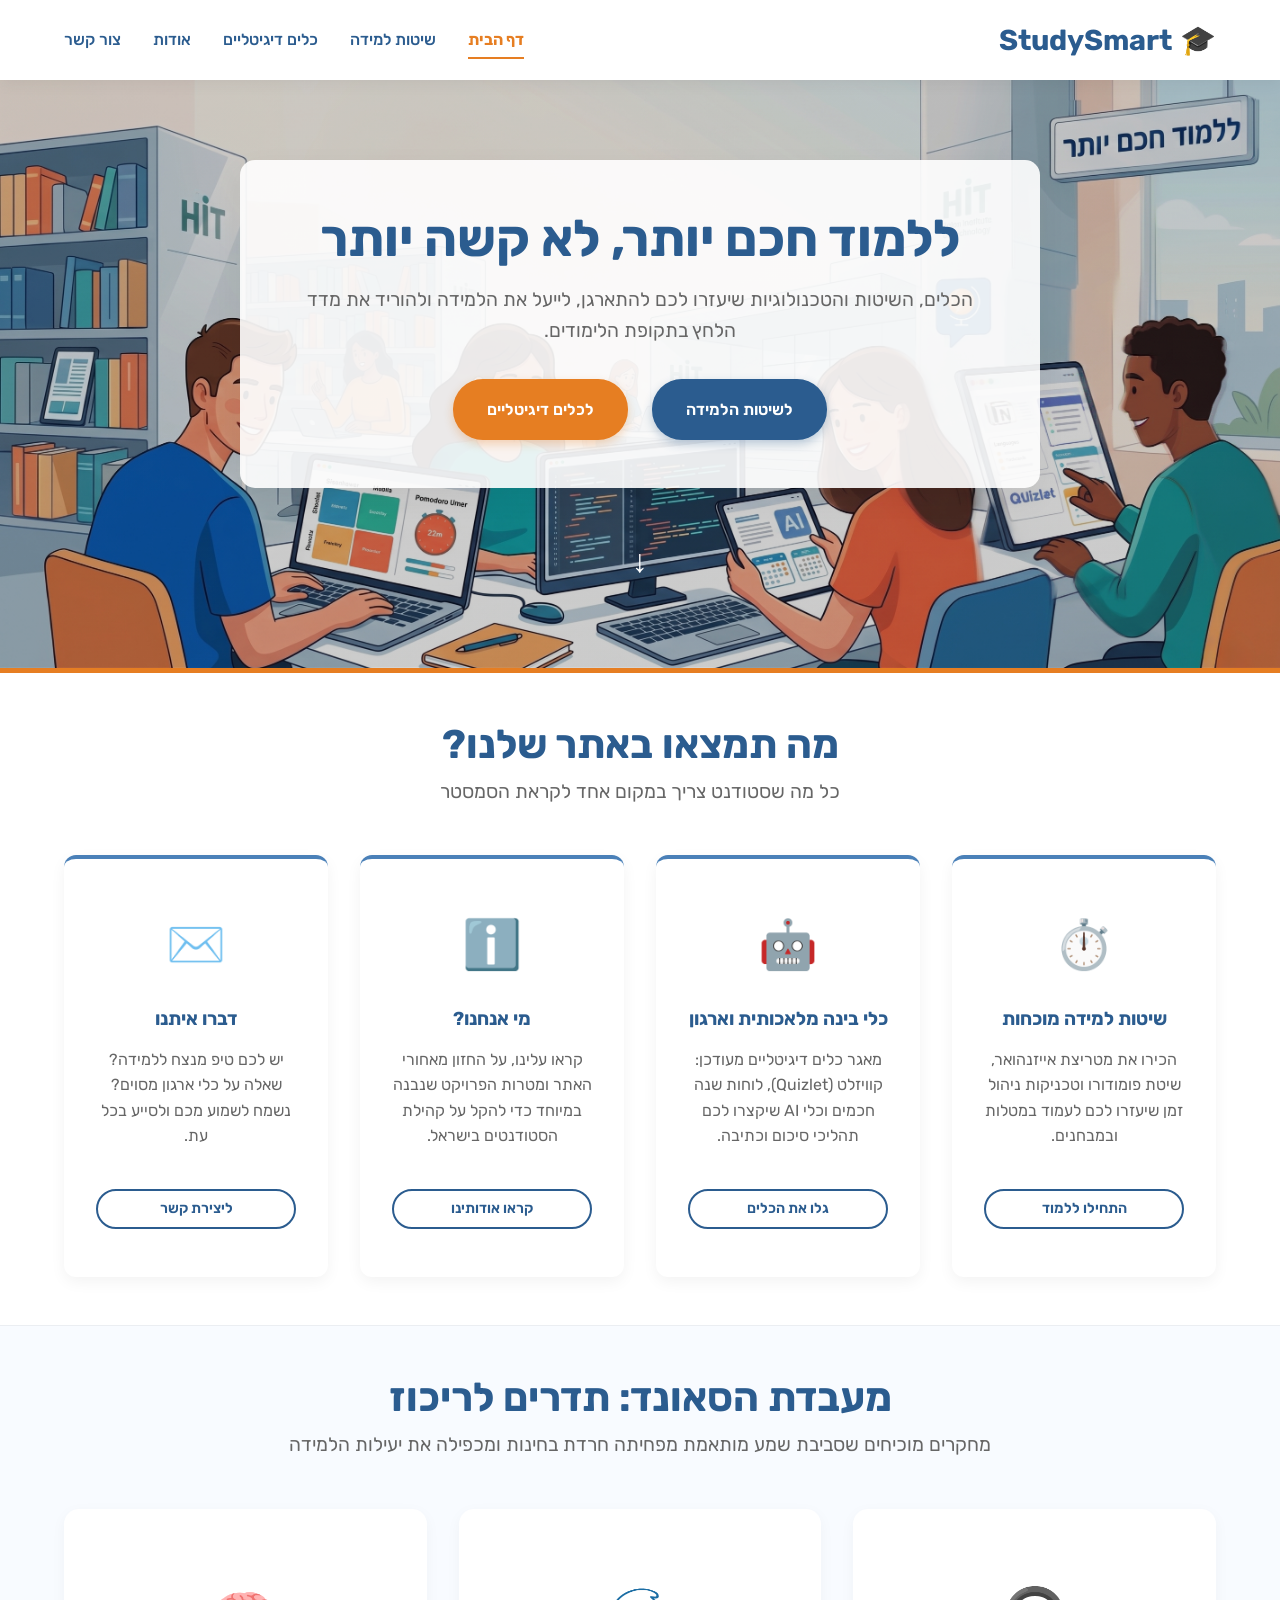
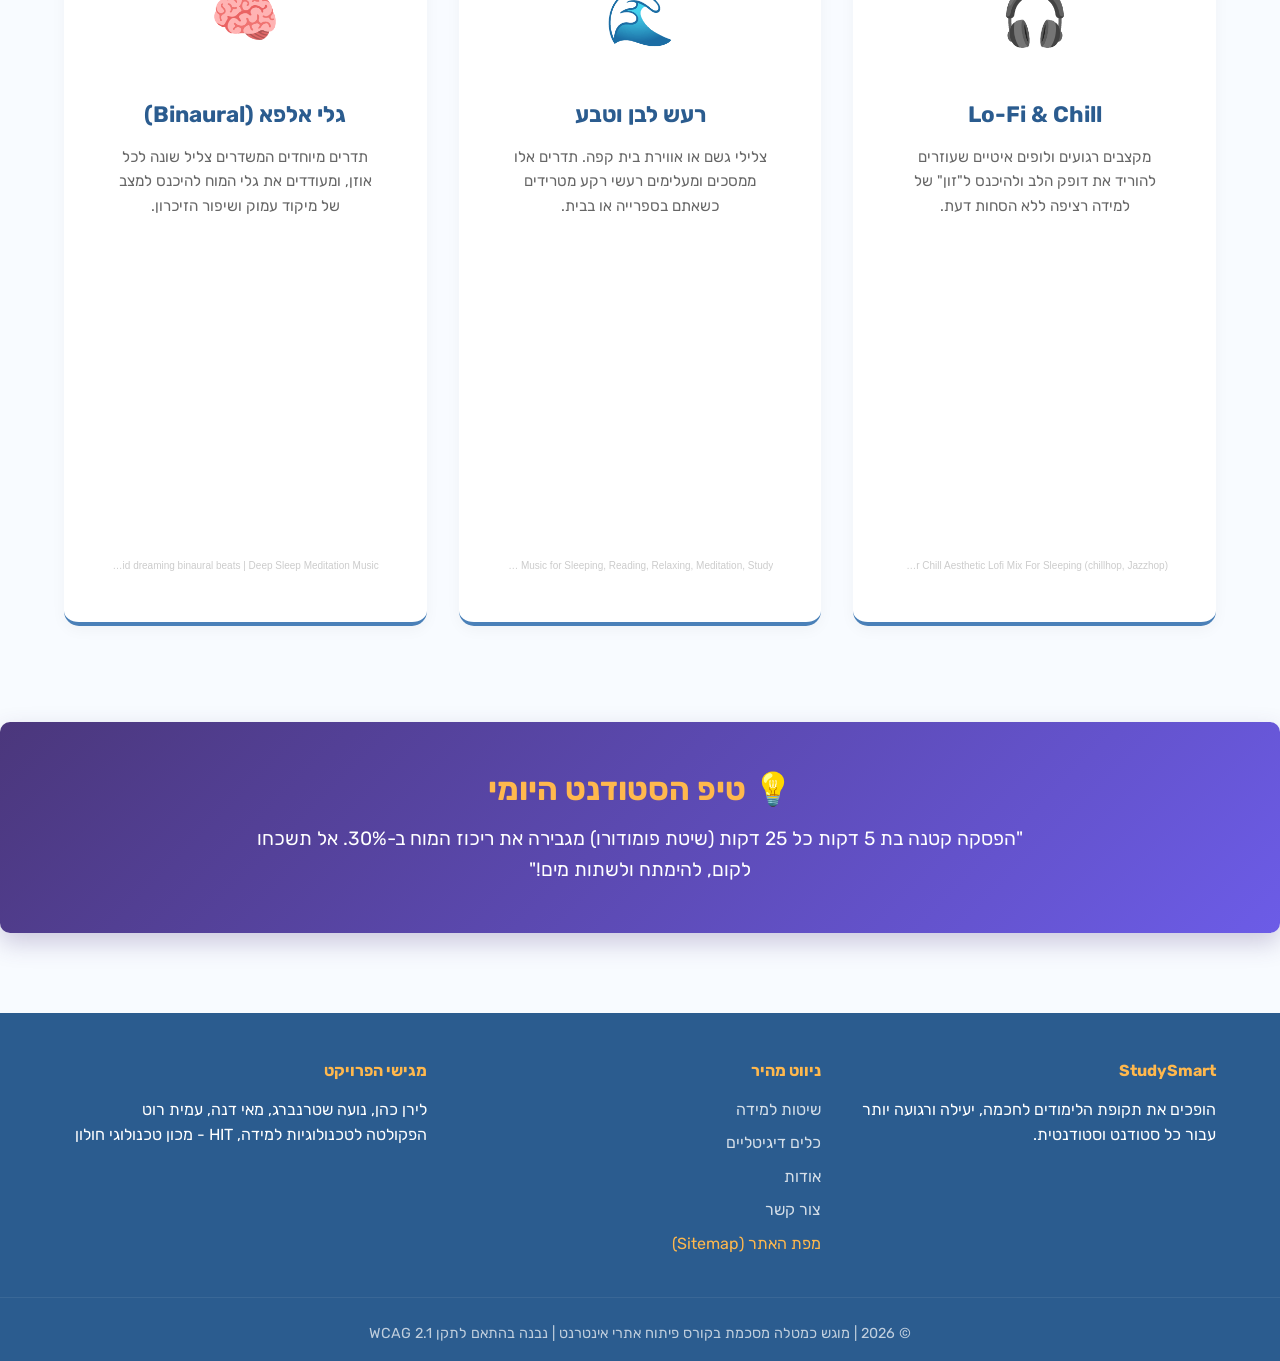
<file: index.html>
﻿<!DOCTYPE html>
<html lang="he" dir="rtl">
    <head>
        <meta charset="UTF-8">
        <meta name="viewport" content="width=device-width, initial-scale=1.0">
        <meta name="description" content="StudySmart - האתר המוביל לסטודנטים לניהול זמן יעיל, שיטות למידה וכלים דיגיטליים שיעזרו לכם להפחית לחץ בתקופת המבחנים.">
        <meta name="keywords" content="סטודנטים, למידה, ניהול זמן, פומודורו, כלי AI, הפחתת לחץ, מוזיקה לריכוז">
    
        <title>StudySmart | דף הבית</title>
        <link rel="icon" type="image/x-icon" href="img/favicon.ico">
    
        <link rel="preconnect" href="https://fonts.googleapis.com">
        <link rel="preconnect" href="https://fonts.gstatic.com" crossorigin>
        <link href="https://fonts.googleapis.com/css2?family=Rubik:wght@300;400;500;600;700&display=swap" rel="stylesheet">
    
        <link rel="stylesheet" href="styles/style.css">
    </head>
    <body>
        <header class="header">
            <div class="container navbar">
                <h1 class="logo-container">
                    <a href="index.html" class="logo" aria-label="חזרה לדף הבית של StudySmart">
                        <span class="logo-icon" aria-hidden="true">🎓</span>
                        <span>StudySmart</span>
                    </a>
                </h1>
        
                <button class="hamburger" id="hamburger" aria-label="פתיחת תפריט ניווט" aria-expanded="false" aria-controls="navMenu">
                    <span aria-hidden="true"></span>
                    <span aria-hidden="true"></span>
                    <span aria-hidden="true"></span>
                </button>
        
                <nav id="navMenu" aria-label="תפריט ניווט ראשי">
                    <ul class="nav-menu">
                        <li><a href="index.html" class="nav-link active" aria-current="page">דף הבית</a></li>
                        <li><a href="methods.html" class="nav-link">שיטות למידה</a></li>
                        <li><a href="tools.html" class="nav-link">כלים דיגיטליים</a></li>
                        <li><a href="about.html" class="nav-link">אודות</a></li>
                        <li><a href="contactUs.html" class="nav-link">צור קשר</a></li>
                    </ul>
                </nav>
            </div>
        </header>
        
        <main id="main-content">
        
            <section class="hero" aria-labelledby="hero-heading">
                <div class="container hero-content">
                    <h2 id="hero-heading" class="hero-title">ללמוד חכם יותר, לא קשה יותר</h2>
                    <p class="hero-subtitle">הכלים, השיטות והטכנולוגיות שיעזרו לכם להתארגן, לייעל את הלמידה ולהוריד את מדד הלחץ בתקופת הלימודים.</p>
                    <div class="hero-buttons">
                        <a href="methods.html" class="btn btn-primary">לשיטות הלמידה</a>
                        <a href="tools.html" class="btn btn-secondary">לכלים דיגיטליים</a>
                    </div>
                </div>
                <a href="#explore-pages" class="scroll-indicator" aria-label="גלול למטה למידע נוסף">
                    <span class="arrow-down" aria-hidden="true">↓</span>
                </a>
            </section>
        
            <section id="explore-pages" class="section section-light" aria-labelledby="explore-heading">
                <div class="container">
                    <div class="section-header">
                        <h2 id="explore-heading" class="section-title">מה תמצאו באתר שלנו?</h2>
                        <p class="section-subtitle">כל מה שסטודנט צריך במקום אחד לקראת הסמסטר</p>
                    </div>
        
                    <div class="cards-grid">
                        <article class="feature-card">
                            <div class="card-icon" role="img" aria-label="שעון עצר" title="זמן קצוב">⏱️</div>
                            <h3>שיטות למידה מוכחות</h3>
                            <p>הכירו את מטריצת אייזנהואר, שיטת פומודורו וטכניקות ניהול זמן שיעזרו לכם לעמוד במטלות ובמבחנים.</p>
                            <a href="methods.html" class="btn btn-small btn-outline" aria-label="קראו עוד על שיטות למידה">התחילו ללמוד</a>
                        </article>
        
                        <article class="feature-card">
                            <div class="card-icon" role="img" aria-label="רובוט בינה מלאכותית" title="כלי AI">🤖</div>
                            <h3>כלי בינה מלאכותית וארגון</h3>
                            <p>מאגר כלים דיגיטליים מעודכן: קוויזלט (Quizlet), לוחות שנה חכמים וכלי AI שיקצרו לכם תהליכי סיכום וכתיבה.</p>
                            <a href="tools.html" class="btn btn-small btn-outline" aria-label="קראו עוד על כלים דיגיטליים">גלו את הכלים</a>
                        </article>
        
                        <article class="feature-card">
                            <div class="card-icon" role="img" aria-label="מידע נוסף" title="לחצו או רחפו למידע נוסף">ℹ️</div>
                            <h3>מי אנחנו?</h3>
                            <p>קראו עלינו, על החזון מאחורי האתר ומטרות הפרויקט שנבנה במיוחד כדי להקל על קהילת הסטודנטים בישראל.</p>
                            <a href="about.html" class="btn btn-small btn-outline" aria-label="קראו אודות הפרויקט">קראו אודותינו</a>
                        </article>
        
                        <article class="feature-card">
                            <div class="card-icon" role="img" aria-label="מעטפה - שליחת הודעה" title="כתבו לנו הודעה">✉️</div>
                            <h3>דברו איתנו</h3>
                            <p>יש לכם טיפ מנצח ללמידה? שאלה על כלי ארגון מסוים? נשמח לשמוע מכם ולסייע בכל עת.</p>
                            <a href="contactUs.html" class="btn btn-small btn-outline" aria-label="עברו לעמוד צור קשר">ליצירת קשר</a>
                        </article>
                    </div>
                </div>
            </section>
        
            <section id="focus-sounds" class="section section-sounds" aria-labelledby="sounds-heading">
                <div class="container">
                    <div class="section-header">
                        <h2 id="sounds-heading" class="section-title">מעבדת הסאונד: תדרים לריכוז</h2>
                        <p class="section-subtitle">מחקרים מוכיחים שסביבת שמע מותאמת מפחיתה חרדת בחינות ומכפילה את יעילות הלמידה</p>
                    </div>
        
                    <div class="sounds-grid">
                        <article class="sound-card">
                            <div class="sound-icon" role="img" aria-label="אוזניות - צלילי רקע" title="הפעלת צלילי רקע ללמידה">🎧</div>
                            <div class="sound-content">
                                <h3>Lo-Fi & Chill</h3>
                                <p>מקצבים רגועים ולופים איטיים שעוזרים להוריד את דופק הלב ולהיכנס ל"זון" של למידה רציפה ללא הסחות דעת.</p>
                                <iframe width="100%" height="300" scrolling="no" frameborder="no" allow="autoplay; encrypted-media" src="https://w.soundcloud.com/player/?url=https%3A//api.soundcloud.com/tracks/soundcloud%253Atracks%253A896099386&color=%23ff5500&auto_play=false&hide_related=false&show_comments=true&show_user=true&show_reposts=false&show_teaser=true&visual=true"></iframe><div style="font-size: 10px; color: #cccccc;line-break: anywhere;word-break: normal;overflow: hidden;white-space: nowrap;text-overflow: ellipsis; font-family: Interstate,Lucida Grande,Lucida Sans Unicode,Lucida Sans,Garuda,Verdana,Tahoma,sans-serif;font-weight: 100;"><a href="https://soundcloud.com/lofi_and_chill" title="lofi and chill" target="_blank" style="color: #cccccc; text-decoration: none;">lofi and chill</a> · <a href="https://soundcloud.com/lofi_and_chill/1-hour-chill-aesthetic-lofi-mix-for-sleeping-chillhop-jazzhop" title="1 Hour Chill Aesthetic Lofi Mix For Sleeping (chillhop, Jazzhop)" target="_blank" style="color: #cccccc; text-decoration: none;">1 Hour Chill Aesthetic Lofi Mix For Sleeping (chillhop, Jazzhop)</a></div>
                            </div>
                        </article>
        
                        <article class="sound-card">
                            <div class="sound-icon" role="img" aria-label="גלי ים" title="צלילי גלי ים למיקוד">🌊</div>
                            <div class="sound-content">
                                <h3>רעש לבן וטבע</h3>
                                <p>צלילי גשם או אווירת בית קפה. תדרים אלו ממסכים ומעלימים רעשי רקע מטרידים כשאתם בספרייה או בבית.</p>
                                <iframe width="100%" height="300" scrolling="no" frameborder="no" allow="autoplay; encrypted-media" src="https://w.soundcloud.com/player/?url=https%3A//api.soundcloud.com/tracks/soundcloud%253Atracks%253A996771430&color=%23ff5500&auto_play=false&hide_related=false&show_comments=true&show_user=true&show_reposts=false&show_teaser=true&visual=true"></iframe><div style="font-size: 10px; color: #cccccc;line-break: anywhere;word-break: normal;overflow: hidden;white-space: nowrap;text-overflow: ellipsis; font-family: Interstate,Lucida Grande,Lucida Sans Unicode,Lucida Sans,Garuda,Verdana,Tahoma,sans-serif;font-weight: 100;"><a href="https://soundcloud.com/ambiencemood" title="Ambience Mood" target="_blank" style="color: #cccccc; text-decoration: none;">Ambience Mood</a> · <a href="https://soundcloud.com/ambiencemood/1-hour-rain-with-sweet-jazz-music-for-sleeping-reading-relaxing-meditation-study" title="1 Hour Rain with Sweet Jazz Music for Sleeping, Reading, Relaxing, Meditation, Study" target="_blank" style="color: #cccccc; text-decoration: none;">1 Hour Rain with Sweet Jazz Music for Sleeping, Reading, Relaxing, Meditation, Study</a></div>
                            </div>
                        </article>
        
                        <article class="sound-card">
                            <div class="sound-icon" role="img" aria-label="מוח וריכוז" title="צלילים לגירוי מוחי ומיקוד">🧠</div>
                            <div class="sound-content">
                                <h3>גלי אלפא (Binaural)</h3>
                                <p>תדרים מיוחדים המשדרים צליל שונה לכל אוזן, ומעודדים את גלי המוח להיכנס למצב של מיקוד עמוק ושיפור הזיכרון.</p>
                                <iframe width="100%" height="300" scrolling="no" frameborder="no" allow="autoplay; encrypted-media" src="https://w.soundcloud.com/player/?url=https%3A//api.soundcloud.com/tracks/soundcloud%253Atracks%253A208291969&color=%23ff5500&auto_play=false&hide_related=false&show_comments=true&show_user=true&show_reposts=false&show_teaser=true&visual=true"></iframe><div style="font-size: 10px; color: #cccccc;line-break: anywhere;word-break: normal;overflow: hidden;white-space: nowrap;text-overflow: ellipsis; font-family: Interstate,Lucida Grande,Lucida Sans Unicode,Lucida Sans,Garuda,Verdana,Tahoma,sans-serif;font-weight: 100;"><a href="https://soundcloud.com/spiritualmoment" title="Spiritual Moment" target="_blank" style="color: #cccccc; text-decoration: none;">Spiritual Moment</a> · <a href="https://soundcloud.com/spiritualmoment/astral-projection-music-lucid-dreaming-binaural-beats-deep-sleep-meditation-music" title="ASTRAL PROJECTION MUSIC: lucid dreaming binaural beats | Deep Sleep Meditation Music" target="_blank" style="color: #cccccc; text-decoration: none;">ASTRAL PROJECTION MUSIC: lucid dreaming binaural beats | Deep Sleep Meditation Music</a></div>
                            </div>
                        </article>
                    </div>
                </div>
            </section>
        
            <aside class="tip-of-the-day" aria-labelledby="aside-heading">
                <div class="container" style=" text-align: center;">
                    <h2 id="aside-heading">💡 טיפ הסטודנט היומי</h2>
                    <p class="aside-text">"הפסקה קטנה בת 5 דקות כל 25 דקות (שיטת פומודורו) מגבירה את ריכוז המוח ב-30%. אל תשכחו לקום, להימתח ולשתות מים!"</p>
                </div>
            </aside>
        
        </main>
        
        <footer class="footer">
            <div class="container footer-content">
                <div class="footer-section">
                    <h4>StudySmart</h4>
                    <p>הופכים את תקופת הלימודים לחכמה, יעילה ורגועה יותר עבור כל סטודנט וסטודנטית.</p>
                </div>
        
                <div class="footer-section">
                    <h4>ניווט מהיר</h4>
                    <ul class="footer-links">
                        <li><a href="methods.html">שיטות למידה</a></li>
                        <li><a href="tools.html">כלים דיגיטליים</a></li>
                        <li><a href="about.html">אודות</a></li>
                        <li><a href="contactUs.html">צור קשר</a></li>
                        <li><a href="sitemap.html" class="highlight-link">מפת האתר (Sitemap)</a></li>
                    </ul>
                </div>
        
                <div class="footer-section">
                    <h4>מגישי הפרויקט</h4>
                    <p>לירן כהן, נועה שטרנברג, מאי דנה, עמית רוט</p>
                    <p>הפקולטה לטכנולוגיות למידה, HIT - מכון טכנולוגי חולון</p>
                </div>
            </div>
        
            <div class="footer-bottom">
                <p>&copy; 2026 | מוגש כמטלה מסכמת בקורס פיתוח אתרי אינטרנט | נבנה בהתאם לתקן WCAG 2.1</p>
            </div>
        </footer>
        
        <script src="jScripts/script.js"></script>
    
    </body>
</html>
</file>
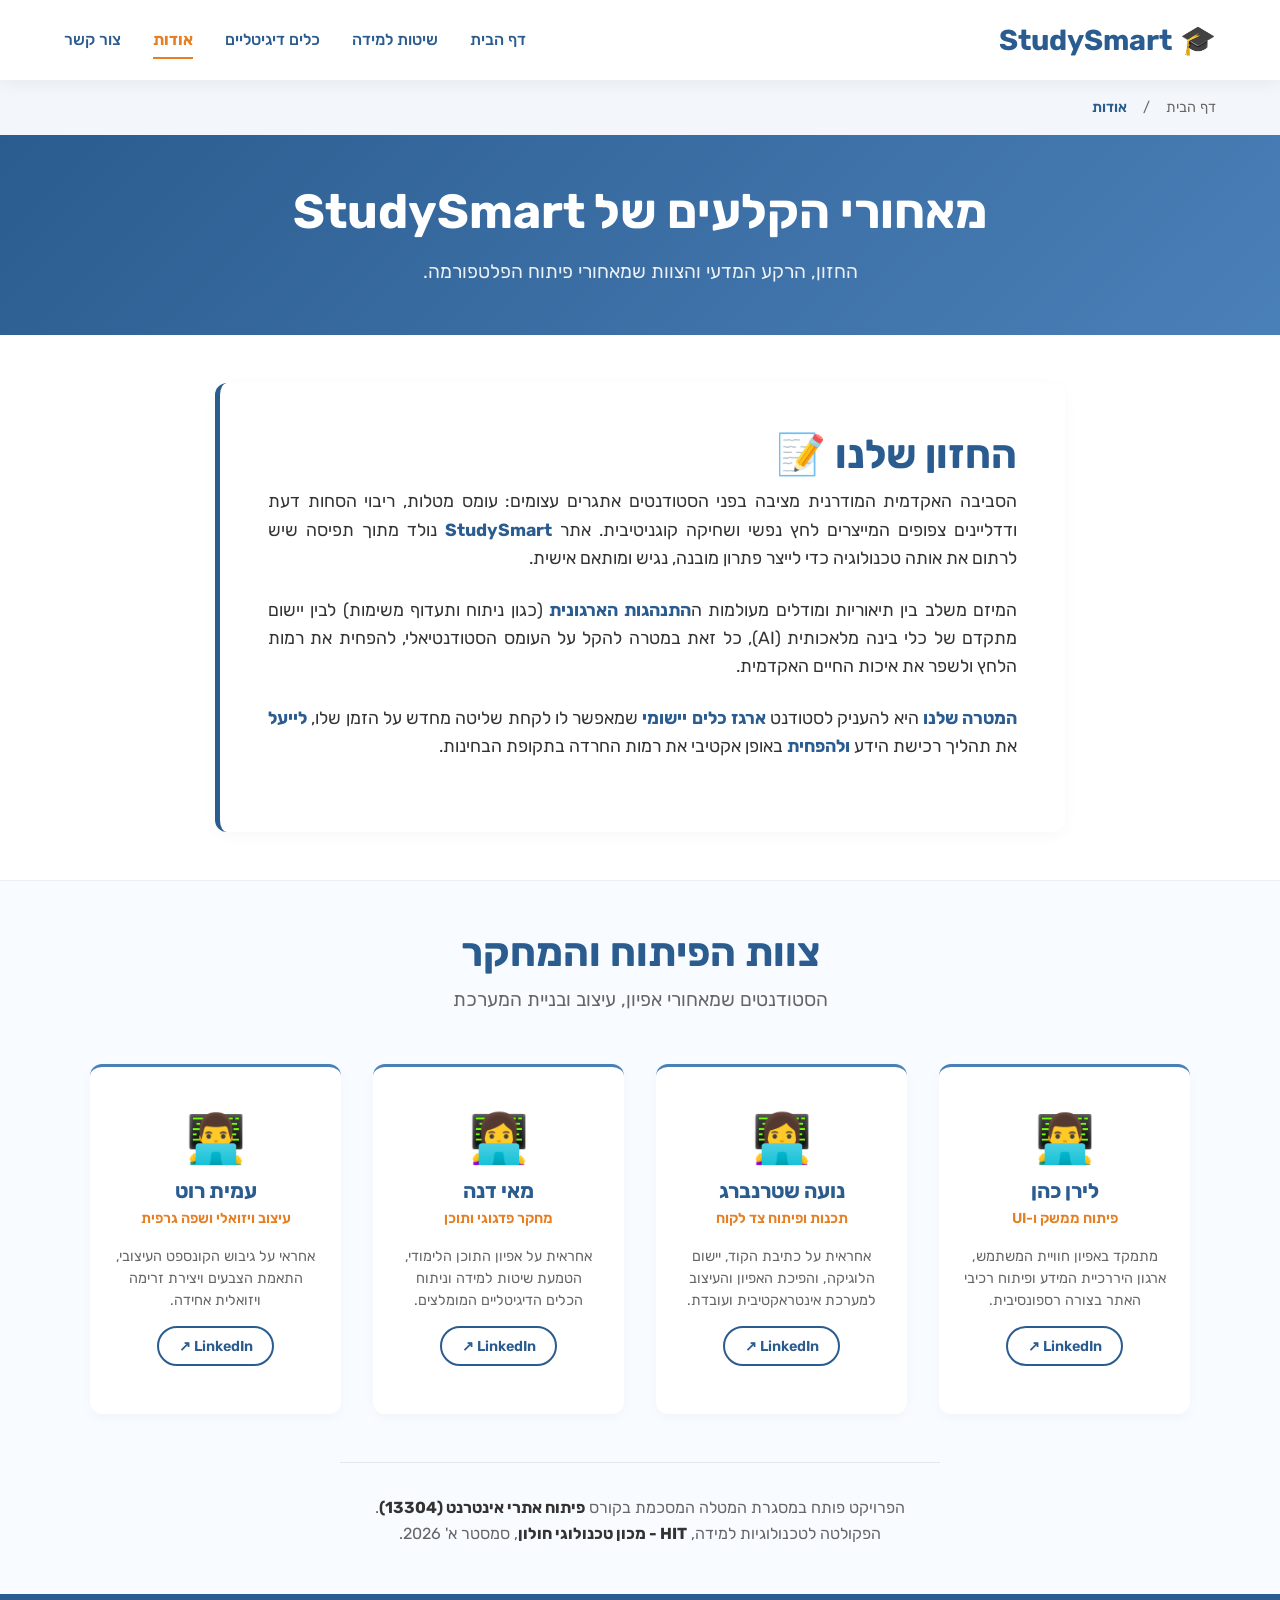
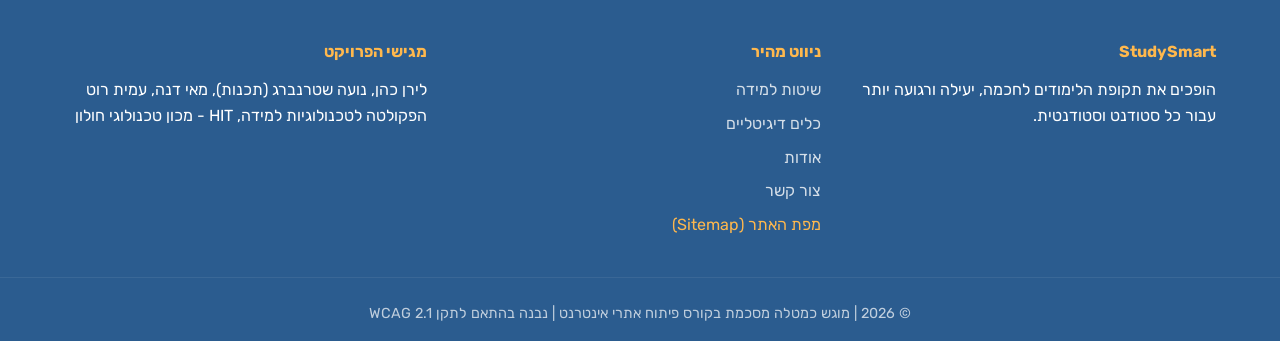
<file: about.html>
﻿<!DOCTYPE html>
<html lang="he" dir="rtl">
    <head>
        <meta charset="UTF-8">
        <meta name="viewport" content="width=device-width, initial-scale=1.0">
        <meta name="description" content="אודות StudySmart - מיזם טכנולוגי-אקדמי לפיתוח מיומנויות למידה, ניהול זמן והפחתת לחץ בקרב סטודנטים.">
        <meta name="keywords" content="אודות, טכנולוגיות למידה, התנהגות ארגונית, ניהול זמן, HIT, למידה יעילה">
    
        <title>StudySmart | אודות הפרויקט</title>
        <link rel="icon" type="image/x-icon" href="img/favicon.ico">
    
        <link rel="preconnect" href="https://fonts.googleapis.com">
        <link rel="preconnect" href="https://fonts.gstatic.com" crossorigin>
        <link href="https://fonts.googleapis.com/css2?family=Rubik:wght@300;400;500;600;700&display=swap" rel="stylesheet">
    
        <link rel="stylesheet" href="styles/style.css">
    </head>
    
    <body>
        <header class="header">
            <div class="container navbar">
                <div class="logo-container">
                    <a href="index.html" class="logo" aria-label="חזרה לדף הבית של StudySmart">
                        <span class="logo-icon" aria-hidden="true">🎓</span>
                        <span>StudySmart</span>
                    </a>
                </div>
        
                <button class="hamburger" id="hamburger" aria-label="פתיחת תפריט ניווט" aria-expanded="false" aria-controls="navMenu">
                    <span aria-hidden="true"></span>
                    <span aria-hidden="true"></span>
                    <span aria-hidden="true"></span>
                </button>
        
                <nav id="navMenu" aria-label="תפריט ניווט ראשי">
                    <ul class="nav-menu">
                        <li><a href="index.html" class="nav-link">דף הבית</a></li>
                        <li><a href="methods.html" class="nav-link">שיטות למידה</a></li>
                        <li><a href="tools.html" class="nav-link">כלים דיגיטליים</a></li>
                        <li><a href="about.html" class="nav-link active" aria-current="page">אודות</a></li>
                        <li><a href="contactUs.html" class="nav-link">צור קשר</a></li>
                    </ul>
                </nav>
            </div>
        </header>
        
        <main id="main-content">
            <nav aria-label="פירורי לחם" class="breadcrumbs-container">
                <div class="container">
                    <ol class="breadcrumbs">
                        <li><a href="index.html" title="חזרה לדף הבית">דף הבית</a></li>
                        <li aria-current="page">אודות</li>
                    </ol>
                </div>
            </nav>
        
            <section class="page-header" aria-labelledby="page-title">
                <div class="container">
                    <h1 id="page-title" class="page-title">מאחורי הקלעים של StudySmart</h1>
                    <p class="page-subtitle">החזון, הרקע המדעי והצוות שמאחורי פיתוח הפלטפורמה.</p>
                </div>
            </section>
        
            <section id="project-vision" class="section section-light" aria-labelledby="vision-heading">
                <div class="container">
                    <div class="about-story-block">
                        <div class="story-content">
                            <h2 id="vision-heading" class="section-title">החזון שלנו 📝</h2>
                            <p>הסביבה האקדמית המודרנית מציבה בפני הסטודנטים אתגרים עצומים: עומס מטלות, ריבוי הסחות דעת ודדליינים צפופים המייצרים לחץ נפשי ושחיקה קוגניטיבית. אתר <strong>StudySmart</strong> נולד מתוך תפיסה שיש לרתום את אותה טכנולוגיה כדי לייצר פתרון מובנה, נגיש ומותאם אישית.</p>
                            <p>המיזם משלב בין תיאוריות ומודלים מעולמות ה<strong>התנהגות הארגונית</strong> (כגון ניתוח ותעדוף משימות) לבין יישום מתקדם של כלי בינה מלאכותית (AI), כל זאת במטרה להקל על העומס הסטודנטיאלי, להפחית את רמות הלחץ ולשפר את איכות החיים האקדמית.</p>
                            <p>
                                <strong> המטרה שלנו </strong>
                                היא להעניק לסטודנט
                                <strong> ארגז כלים יישומי </strong>
                                שמאפשר לו לקחת שליטה מחדש על הזמן שלו,
                                <strong> לייעל </strong>
                                את תהליך רכישת הידע
                                <strong> ולהפחית </strong>
                                באופן אקטיבי את רמות החרדה בתקופת הבחינות.</p>
                        </div>
                    </div>
                </div>
            </section>
        
            <section id="project-team" class="section section-team" aria-labelledby="team-heading">
                <div class="container">
                    <div class="section-header">
                        <h2 id="team-heading" class="section-title">צוות הפיתוח והמחקר</h2>
                        <p class="section-subtitle">הסטודנטים שמאחורי אפיון, עיצוב ובניית המערכת</p>
                    </div>
        
                    <div class="team-grid">
                        <article class="team-card">
                            <div class="team-avatar" role="img" aria-label="מתכנת" title="מתכנת בצוות">👨‍💻</div>
                            <h3>לירן כהן</h3>
                            <p class="team-role">פיתוח ממשק ו-UI</p>
                            <p class="team-bio">מתמקד באפיון חוויית המשתמש, ארגון היררכיית המידע ופיתוח רכיבי האתר בצורה רספונסיבית.</p>
                            <a href="https://www.linkedin.com/in/lirancohen100/" target="_blank" rel="noopener noreferrer" class="btn btn-outline btn-small" style="margin-top: 15px;" aria-label="פרופיל הלינקדאין של לירן כהן">LinkedIn ↗</a>
                        </article>
        
                        <article class="team-card">
                            <div class="team-avatar" role="img" aria-label="מתכנתת" title="מתכנתת בצוות">👩‍💻</div>
                            <h3>נועה שטרנברג</h3>
                            <p class="team-role">תכנות ופיתוח צד לקוח</p>
                            <p class="team-bio"> אחראית על כתיבת הקוד, יישום הלוגיקה, והפיכת האפיון והעיצוב למערכת אינטראקטיבית ועובדת.</p>
                            <a href="https://www.linkedin.com/" target="_blank" rel="noopener noreferrer" class="btn btn-outline btn-small" style="margin-top: 15px;" aria-label="פרופיל הלינקדאין של נועה שטרנברג">LinkedIn ↗</a>
                        </article>
        
                        <article class="team-card">
                            <div class="team-avatar" role="img" aria-label="מתכנתת" title="מתכנתת בצוות">👩‍💻</div>
                            <h3>מאי דנה</h3>
                            <p class="team-role">מחקר פדגוגי ותוכן</p>
                            <p class="team-bio">אחראית על אפיון התוכן הלימודי, הטמעת שיטות למידה וניתוח הכלים הדיגיטליים המומלצים.</p>
                            <a href="https://www.linkedin.com/in/mai-dana-917b2a302/" target="_blank" rel="noopener noreferrer" class="btn btn-outline btn-small" style="margin-top: 15px;" aria-label="פרופיל הלינקדאין של מאי דנה">LinkedIn ↗</a>
                        </article>
        
                        <article class="team-card">
                            <div class="team-avatar" role="img" aria-label="מתכנת" title="מתכנת בצוות">👨‍💻</div>
                            <h3>עמית רוט</h3>
                            <p class="team-role">עיצוב ויזואלי ושפה גרפית</p>
                            <p class="team-bio">אחראי על גיבוש הקונספט העיצובי, התאמת הצבעים ויצירת זרימה ויזואלית אחידה.</p>
                            <a href="https://www.linkedin.com/in/amit-roth-a3557a398/?skipRedirect=true" target="_blank" rel="noopener noreferrer" class="btn btn-outline btn-small" style="margin-top: 15px;" aria-label="פרופיל הלינקדאין של עמית רוט">LinkedIn ↗</a>
                        </article>
                    </div>
        
                    <div class="academic-context">
                        <p>הפרויקט פותח במסגרת המטלה המסכמת בקורס <strong>פיתוח אתרי אינטרנט (13304)</strong>.</p>
                        <p>הפקולטה לטכנולוגיות למידה, <strong>HIT - מכון טכנולוגי חולון</strong>, סמסטר א' 2026.</p>
                    </div>
                </div>
            </section>
        </main>
        
        <footer class="footer">
            <div class="container footer-content">
                <div class="footer-section">
                    <h4>StudySmart</h4>
                    <p>הופכים את תקופת הלימודים לחכמה, יעילה ורגועה יותר עבור כל סטודנט וסטודנטית.</p>
                </div>
        
                <div class="footer-section">
                    <h4>ניווט מהיר</h4>
                    <ul class="footer-links">
                        <li><a href="methods.html">שיטות למידה</a></li>
                        <li><a href="tools.html">כלים דיגיטליים</a></li>
                        <li><a href="about.html">אודות</a></li>
                        <li><a href="contactUs.html">צור קשר</a></li>
                        <li><a href="sitemap.html" class="highlight-link">מפת האתר (Sitemap)</a></li>
                    </ul>
                </div>
        
                <div class="footer-section">
                    <h4>מגישי הפרויקט</h4>
                    <p>לירן כהן, נועה שטרנברג (תכנות), מאי דנה, עמית רוט</p>
                    <p>הפקולטה לטכנולוגיות למידה, HIT - מכון טכנולוגי חולון</p>
                </div>
            </div>
        
            <div class="footer-bottom">
                <p>&copy; 2026 | מוגש כמטלה מסכמת בקורס פיתוח אתרי אינטרנט | נבנה בהתאם לתקן WCAG 2.1</p>
            </div>
        </footer>
        
        <script src="jScripts/script.js"></script>
    </body>
</html>
</file>
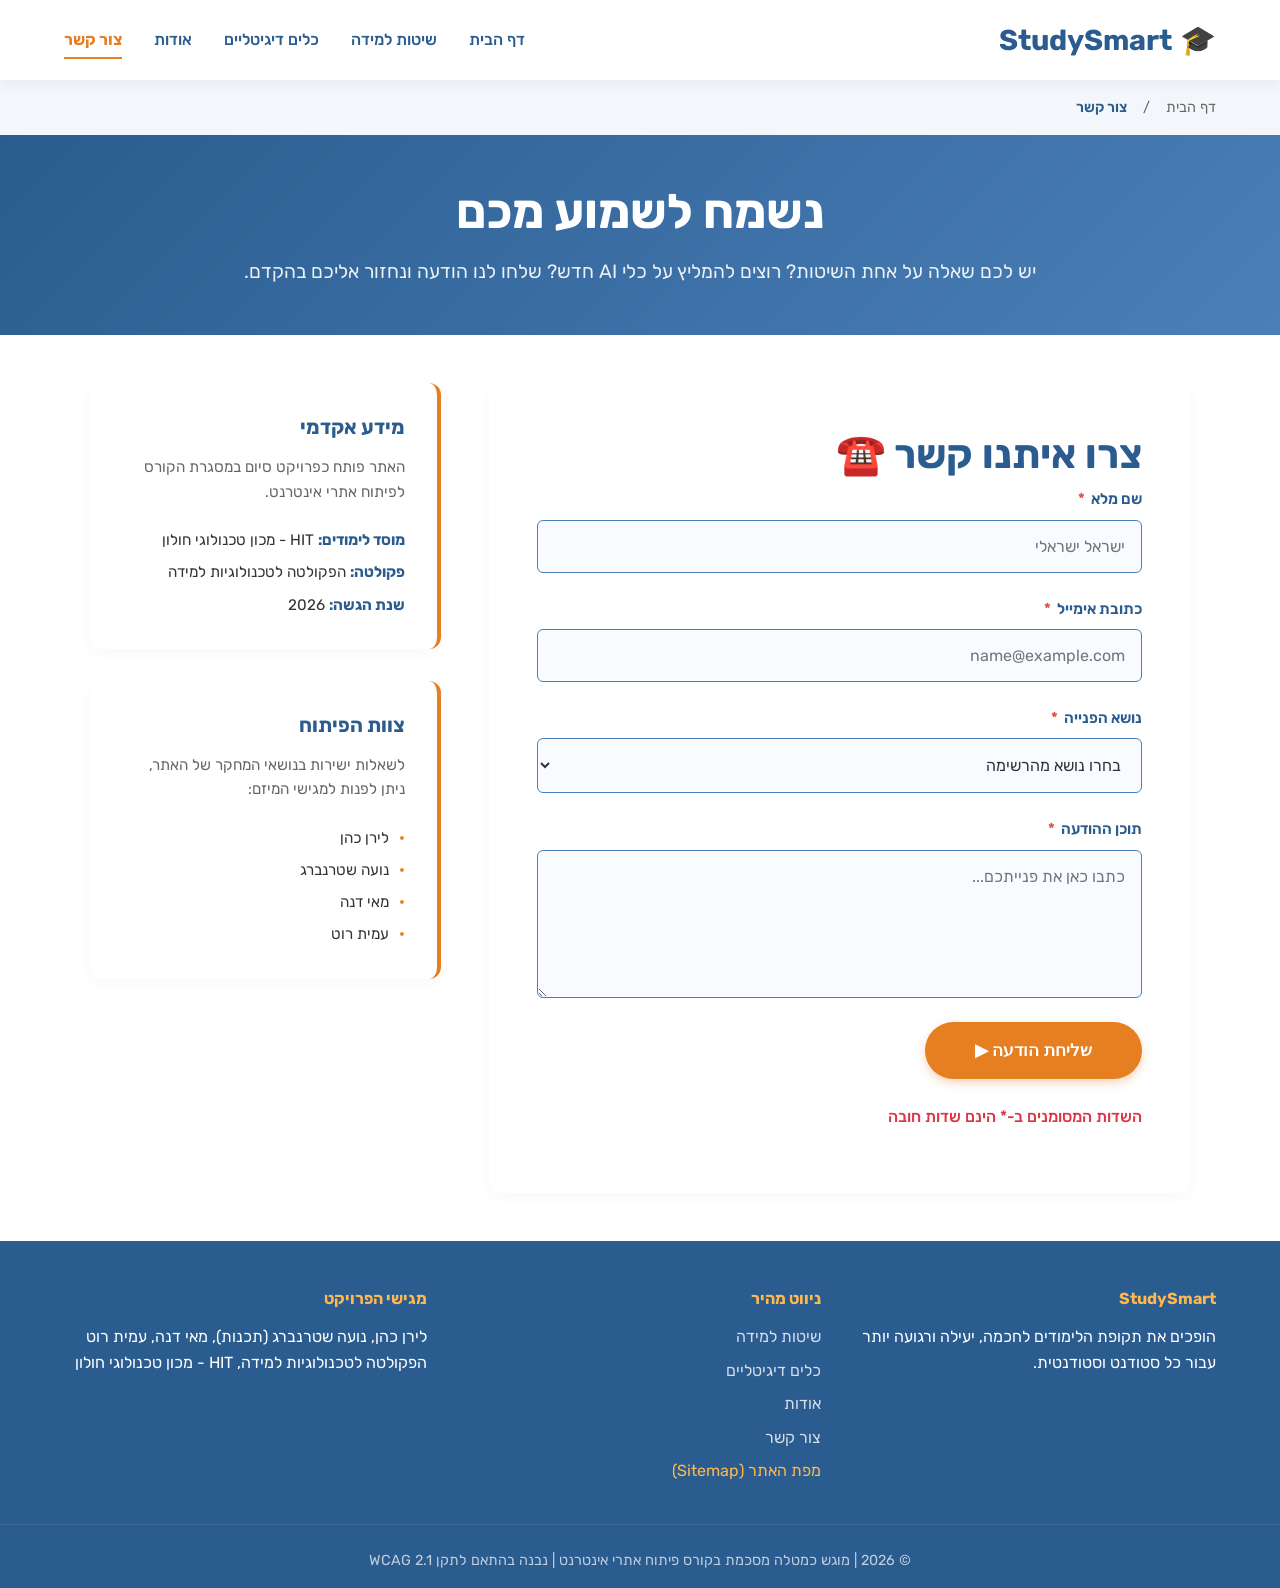
<file: contactUs.html>
﻿<!DOCTYPE html>
<html lang="he" dir="rtl">
    <head>
        <meta charset="UTF-8">
        <meta name="viewport" content="width=device-width, initial-scale=1.0">
        <meta name="description" content="צרו קשר עם צוות StudySmart - נשמח לשמוע מכם טיפים, שאלות והצעות לייעול הלמידה והפחתת לחץ.">
        <meta name="keywords" content="יצירת קשר, טכנולוגיות למידה, סטודנטים, תמיכה, HIT, פיתוח אתרים">
    
        <title>StudySmart | יצירת קשר</title>
        <link rel="icon" type="image/x-icon" href="img/favicon.ico">
    
        <link rel="preconnect" href="https://fonts.googleapis.com">
        <link rel="preconnect" href="https://fonts.gstatic.com" crossorigin>
        <link href="https://fonts.googleapis.com/css2?family=Rubik:wght@300;400;500;600;700&display=swap" rel="stylesheet">
    
        <link rel="stylesheet" href="styles/style.css">
    </head>
    <body>
        <header class="header">
            <div class="container navbar">
                <div class="logo-container">
                    <a href="index.html" class="logo" aria-label="חזרה לדף הבית של StudySmart">
                        <span class="logo-icon" aria-hidden="true">🎓</span>
                        <span>StudySmart</span>
                    </a>
                </div>
        
                <button class="hamburger" id="hamburger" aria-label="פתיחת תפריט ניווט" aria-expanded="false" aria-controls="navMenu">
                    <span aria-hidden="true"></span>
                    <span aria-hidden="true"></span>
                    <span aria-hidden="true"></span>
                </button>
        
                <nav id="navMenu" aria-label="תפריט ניווט ראשי">
                    <ul class="nav-menu">
                        <li><a href="index.html" class="nav-link">דף הבית</a></li>
                        <li><a href="methods.html" class="nav-link">שיטות למידה</a></li>
                        <li><a href="tools.html" class="nav-link">כלים דיגיטליים </a></li>
                        <li><a href="about.html" class="nav-link">אודות</a></li>
                        <li><a href="contactUs.html" class="nav-link active" aria-current="page">צור קשר</a></li>
                    </ul>
                </nav>
            </div>
        </header>
        <main id="main-content">
            <nav aria-label="פירורי לחם" class="breadcrumbs-container">
                <div class="container">
                    <ol class="breadcrumbs">
                        <li><a href="index.html" title="חזרה לדף הבית">דף הבית</a></li>
                        <li aria-current="page">צור קשר</li>
                    </ol>
                </div>
            </nav>
        
            <section class="page-header" aria-labelledby="page-title">
                <div class="container">
                    <h1 id="page-title" class="page-title">נשמח לשמוע מכם</h1>
                    <p class="page-subtitle">יש לכם שאלה על אחת השיטות? רוצים להמליץ על כלי AI חדש? שלחו לנו הודעה ונחזור אליכם בהקדם.</p>
                </div>
            </section>
        
            <section class="section section-light" aria-labelledby="contact-heading">
                <div class="container">
        
                    <div class="contact-wrapper">
                        <div class="contact-form-container">
                            <h3 id="vision-heading" class="section-title">צרו איתנו קשר ☎️</h3>
                            <form action="#" method="POST" class="contact-form">
                                
                                <div class="form-group">
                                    <label for="user-name">שם מלא <span class="required-star" aria-hidden="true">*</span></label>
                                    <input type="text" id="user-name" name="name" required autocomplete="name" placeholder="ישראל ישראלי" aria-required="true">
                                </div>
        
                                <div class="form-group">
                                    <label for="user-email">כתובת אימייל <span class="required-star" aria-hidden="true">*</span></label>
                                    <input type="email" id="user-email" name="email" required autocomplete="email" placeholder="name@example.com" aria-required="true">
                                </div>
        
                                <div class="form-group">
                                    <label for="message-subject">נושא הפנייה <span class="required-star" aria-hidden="true">*</span></label>
                                    <select id="message-subject" name="subject" required aria-required="true">
                                        <option value="" disabled selected>בחרו נושא מהרשימה</option>
                                        <option value="methods">שאלה על שיטות למידה</option>
                                        <option value="tools">המלצה על כלי דיגיטלי / AI</option>
                                        <option value="feedback">משוב כללי על האתר</option>
                                        <option value="other">נושא אחר</option>
                                    </select>
                                </div>
        
                                <div class="form-group">
                                    <label for="user-message">תוכן ההודעה <span class="required-star" aria-hidden="true">*</span></label>
                                    <textarea id="user-message" name="message" rows="6" required placeholder="כתבו כאן את פנייתכם..." aria-required="true"></textarea>
                                </div>
        
                                <button type="submit" class="btn btn-secondary btn-submit">שליחת הודעה ▶</button>
                            </form>
                            
                            <br>
                            <p class="form-required-notice" style="color: #dc3545; font-weight: 500; margin-bottom: 15px;">השדות המסומנים ב-* הינם שדות חובה</p>

                        </div>
        
                        <div class="contact-info-container">
                            <div class="info-card">
                                <h3>מידע אקדמי</h3>
                                <p class="info-details">האתר פותח כפרויקט סיום במסגרת הקורס לפיתוח אתרי אינטרנט.</p>
        
                                <ul class="info-list">
                                    <li><strong>מוסד לימודים:</strong> HIT - מכון טכנולוגי חולון</li>
                                    <li><strong>פקולטה:</strong> הפקולטה לטכנולוגיות למידה</li>
                                    <li><strong>שנת הגשה:</strong> 2026</li>
                                </ul>
                            </div>
        
                            <div class="info-card">
                                <h3>צוות הפיתוח</h3>
                                <p class="info-details">לשאלות ישירות בנושאי המחקר של האתר, ניתן לפנות למגישי המיזם:</p>
                                <ul class="team-names-list">
                                    <li>לירן כהן</li>
                                    <li>נועה שטרנברג</li>
                                    <li>מאי דנה</li>
                                    <li>עמית רוט</li>
                                </ul>
                            </div>
                        </div>
        
                    </div>
                </div>
            </section>
        </main>
        <footer class="footer">
            <div class="container footer-content">
                <div class="footer-section">
                    <h4>StudySmart</h4>
                    <p>הופכים את תקופת הלימודים לחכמה, יעילה ורגועה יותר עבור כל סטודנט וסטודנטית.</p>
                </div>
        
                <div class="footer-section">
                    <h4>ניווט מהיר</h4>
                    <ul class="footer-links">
                        <li><a href="methods.html">שיטות למידה</a></li>
                        <li><a href="tools.html">כלים דיגיטליים</a></li>
                        <li><a href="about.html">אודות</a></li>
                        <li><a href="contactUs.html">צור קשר</a></li>
                        <li><a href="sitemap.html" class="highlight-link">מפת האתר (Sitemap)</a></li>
                    </ul>
                </div>
        
                <div class="footer-section">
                    <h4>מגישי הפרויקט</h4>
                    <p>לירן כהן, נועה שטרנברג (תכנות), מאי דנה, עמית רוט</p>
                    <p>הפקולטה לטכנולוגיות למידה, HIT - מכון טכנולוגי חולון</p>
                </div>
            </div>
        
            <div class="footer-bottom">
                <p>&copy; 2026 | מוגש כמטלה מסכמת בקורס פיתוח אתרי אינטרנט | נבנה בהתאם לתקן WCAG 2.1</p>
            </div>
        </footer>
        <script src="jScripts/script.js"></script>
    </body>
</html>
</file>
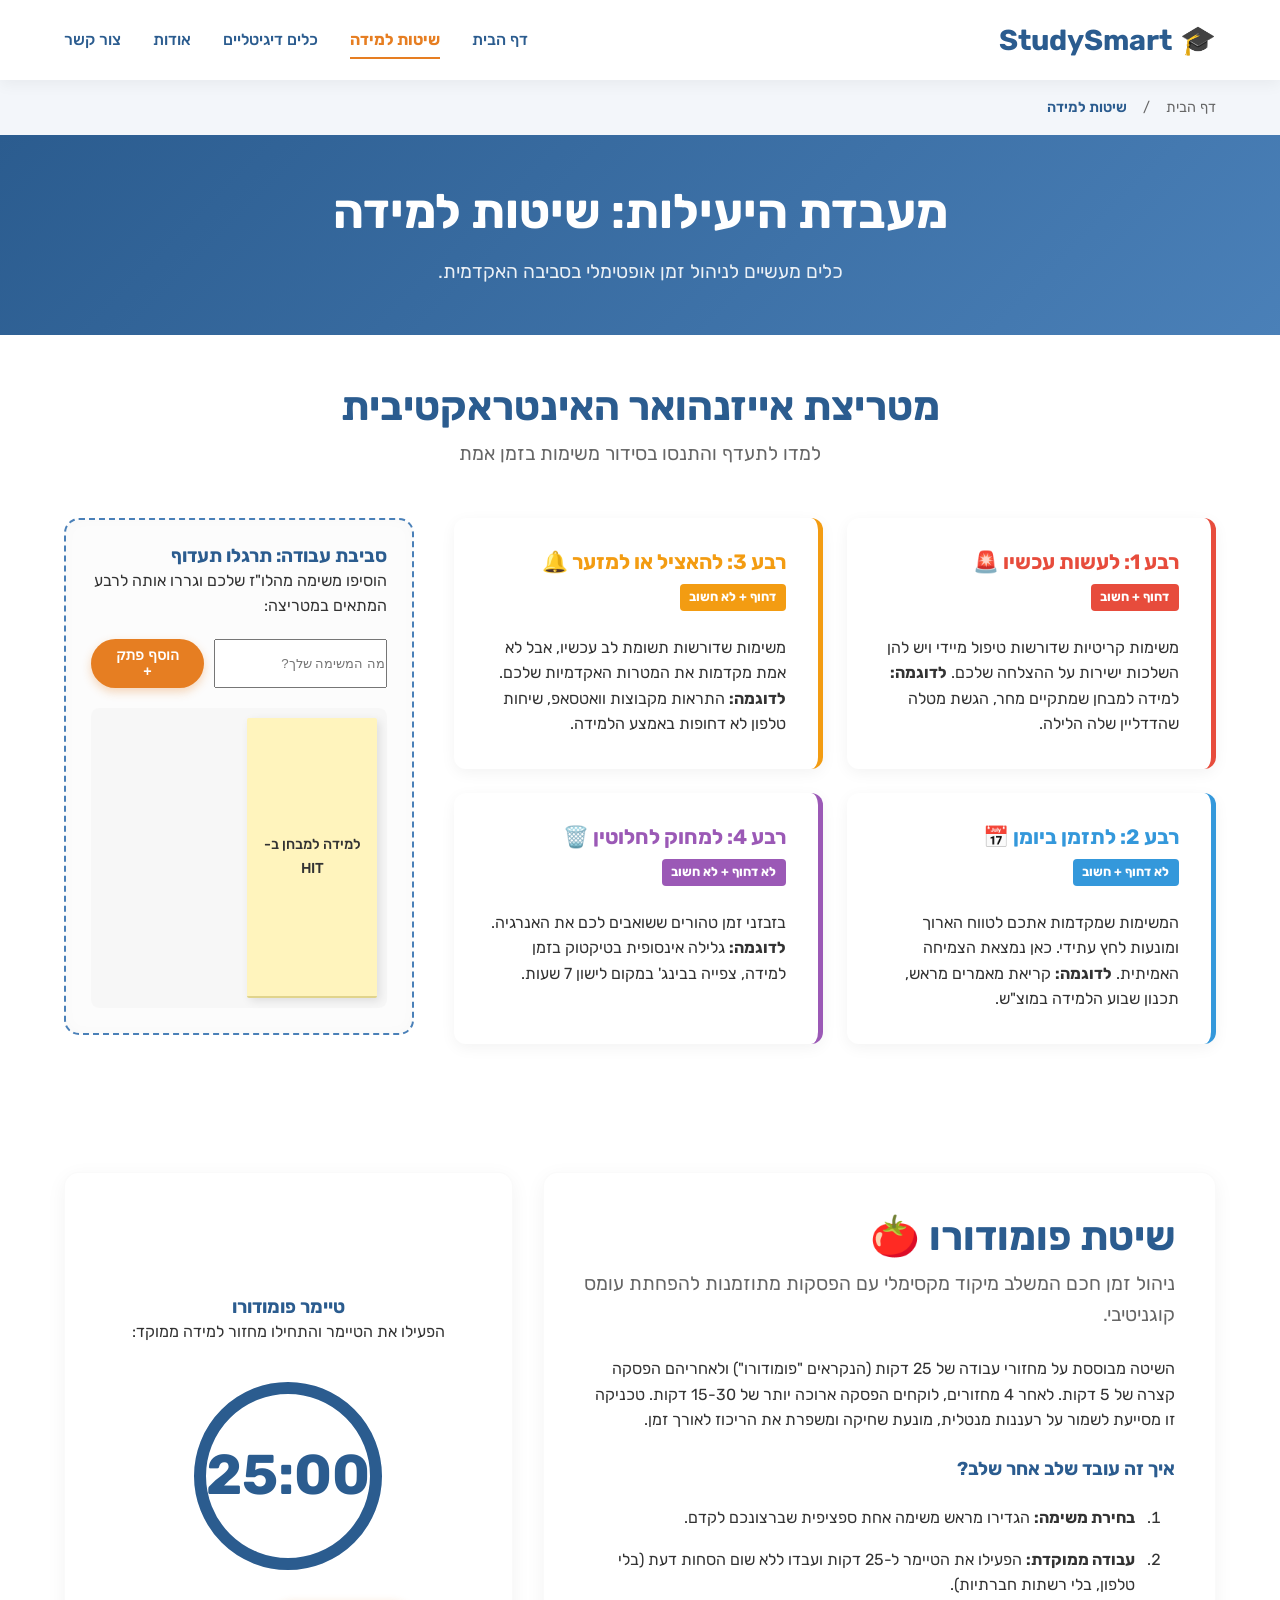
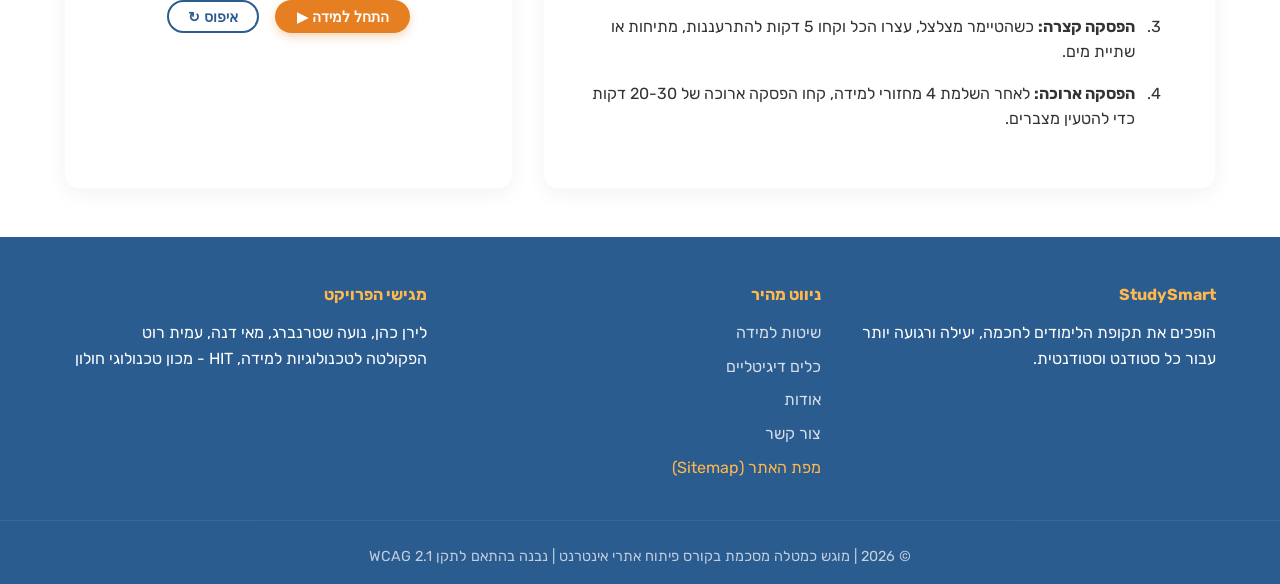
<file: methods.html>
﻿<!DOCTYPE html>
<html lang="he" dir="rtl">
    <head>
        <meta charset="UTF-8">
        <meta name="viewport" content="width=device-width, initial-scale=1.0">
        <meta name="description" content="שיטות למידה מוכחות לסטודנטים: מטריצת אייזנהואר, שיטת פומודורו וטכניקות ארגון זמן להפחתת עומס.">
        <meta name="keywords" content="שיטות למידה, מטריצת אייזנהואר, פומודורו, ניהול זמן, התנהגות ארגונית, סטודנטים">
    
        <title>StudySmart | שיטות למידה וניהול זמן</title>
        <link rel="icon" type="image/x-icon" href="img/favicon.ico">
    
        <link rel="preconnect" href="https://fonts.googleapis.com">
        <link rel="preconnect" href="https://fonts.gstatic.com" crossorigin>
        <link href="https://fonts.googleapis.com/css2?family=Rubik:wght@300;400;500;600;700&display=swap" rel="stylesheet">
        <link rel="stylesheet" href="styles/style.css">
    </head>
    <body>
        <header class="header">
            <div class="container navbar">
                <div class="logo-container">
                    <a href="index.html" class="logo" aria-label="חזרה לדף הבית של StudySmart">
                        <span class="logo-icon" aria-hidden="true">🎓</span>
                        <span>StudySmart</span>
                    </a>
                </div>
        
                <button class="hamburger" id="hamburger" aria-label="פתיחת תפריט ניווט" aria-expanded="false" aria-controls="navMenu">
                    <span aria-hidden="true"></span>
                    <span aria-hidden="true"></span>
                    <span aria-hidden="true"></span>
                </button>
        
                <nav id="navMenu" aria-label="תפריט ניווט ראשי">
                    <ul class="nav-menu">
                        <li><a href="index.html" class="nav-link">דף הבית</a></li>
                        <li><a href="methods.html" class="nav-link active" aria-current="page">שיטות למידה</a></li>
                        <li><a href="tools.html" class="nav-link">כלים דיגיטליים</a></li>
                        <li><a href="about.html" class="nav-link">אודות</a></li>
                        <li><a href="contactUs.html" class="nav-link">צור קשר</a></li>
                    </ul>
                </nav>
            </div>
        </header>
        
        <main id="main-content">
        
            <nav aria-label="פירורי לחם" class="breadcrumbs-container">
                <div class="container">
                    <ol class="breadcrumbs">
                        <li><a href="index.html" title="חזרה לדף הבית">דף הבית</a></li>
                        <li aria-current="page">שיטות למידה</li>
                    </ol>
                </div>
            </nav>
        
            <section class="page-header section-gradient" aria-labelledby="page-title">
                <div class="container">
                    <h1 id="page-title" class="page-title">מעבדת היעילות: שיטות למידה</h1>
                    <p class="page-subtitle">כלים מעשיים לניהול זמן אופטימלי בסביבה האקדמית.</p>
                </div>
            </section>
        
            <section id="eisenhower" class="section section-light" aria-labelledby="eisenhower-heading">
                <div class="container">
                    <div class="section-header">
                        <h2 id="eisenhower-heading" class="section-title">מטריצת אייזנהואר האינטראקטיבית</h2>
                        <p class="section-subtitle">למדו לתעדף והתנסו בסידור משימות בזמן אמת</p>
                    </div>
        
                    <div class="eisenhower-grid-wrapper">
                        <div class="eisenhower-grid">
                            <article class="matrix-box box-do" id="quad-1" ondrop="drop(event)" ondragover="allowDrop(event)">
                                <h3>רבע 1: לעשות עכשיו 🚨</h3>
                                <div class="matrix-tag">דחוף + חשוב</div>
                                <p>משימות קריטיות שדורשות טיפול מיידי ויש להן השלכות ישירות על ההצלחה שלכם. <strong>לדוגמה:</strong> למידה למבחן שמתקיים מחר, הגשת מטלה שהדדליין שלה הלילה.</p>
                            </article>
        
                            <article class="matrix-box box-delegate" id="quad-3" ondrop="drop(event)" ondragover="allowDrop(event)">
                                <h3>רבע 3: להאציל או למזער 🔔</h3>
                                <div class="matrix-tag">דחוף + לא חשוב</div>
                                <p>משימות שדורשות תשומת לב עכשיו, אבל לא באמת מקדמות את המטרות האקדמיות שלכם. <strong>לדוגמה:</strong> התראות מקבוצות וואטסאפ, שיחות טלפון לא דחופות באמצע הלמידה.</p>
                            </article>
        
                            <article class="matrix-box box-schedule" id="quad-2" ondrop="drop(event)" ondragover="allowDrop(event)">
                                <h3>רבע 2: לתזמן ביומן 📅</h3>
                                <div class="matrix-tag">לא דחוף + חשוב</div>
                                <p>המשימות שמקדמות אתכם לטווח הארוך ומונעות לחץ עתידי. כאן נמצאת הצמיחה האמיתית. <strong>לדוגמה:</strong> קריאת מאמרים מראש, תכנון שבוע הלמידה במוצ"ש.</p>
                            </article>
        
                            <article class="matrix-box box-drop" id="quad-4" ondrop="drop(event)" ondragover="allowDrop(event)">
                                <h3>רבע 4: למחוק לחלוטין 🗑️</h3>
                                <div class="matrix-tag">לא דחוף + לא חשוב</div>
                                <p>בזבזני זמן טהורים ששואבים לכם את האנרגיה. <strong>לדוגמה:</strong> גלילה אינסופית בטיקטוק בזמן למידה, צפייה בבינג' במקום לישון 7 שעות.</p>
                            </article>
        
                        </div>
        
                        <aside class="practice-canvas-area" aria-label="ממשק גרירת פתקים">
                            <h3>סביבת עבודה: תרגלו תעדוף</h3>
                            <p>הוסיפו משימה מהלו"ז שלכם וגררו אותה לרבע המתאים במטריצה:</p>
        
                            <div class="task-input-group">
                                <input type="text" id="newTaskInput" placeholder="מה המשימה שלך?" aria-label="הזן משימה חדשה">
                                <button class="btn btn-secondary btn-small" onclick="addNewTask()">הוסף פתק +</button>
                            </div>
        
                            <div id="notesContainer" class="notes-pool" ondrop="drop(event)" ondragover="allowDrop(event)">
                                <div class="sticky-note" draggable="true" ondragstart="drag(event)" id="sampleNote">למידה למבחן ב-HIT</div>
                            </div>
                        </aside>
        
                    </div>
                </div>
            </section>
        
            <section id="pomodoro" class="section section-light" aria-labelledby="pomodoro-heading">
                <div class="container">
                    <div class="pomodoro-split-layout">
        
                        <div class="pomodoro-info-card">
                            <h2 id="pomodoro-heading" class="section-title">שיטת פומודורו 🍅</h2>
                            <p class="section-subtitle">ניהול זמן חכם המשלב מיקוד מקסימלי עם הפסקות מתוזמנות להפחתת עומס קוגניטיבי.</p>
                            <br>
                            <p>השיטה מבוססת על מחזורי עבודה של 25 דקות (הנקראים "פומודורו") ולאחריהם הפסקה קצרה של 5 דקות. לאחר 4 מחזורים, לוקחים הפסקה ארוכה יותר של 15-30 דקות. טכניקה זו מסייעת לשמור על רעננות מנטלית, מונעת שחיקה ומשפרת את הריכוז לאורך זמן.</p>
                            <br>
                            <h3 class="steps-title">איך זה עובד שלב אחר שלב?</h3>
                            <ol class="steps-list">
                                <li><strong>בחירת משימה:</strong> הגדירו מראש משימה אחת ספציפית שברצונכם לקדם.</li>
                                <li><strong>עבודה ממוקדת:</strong> הפעילו את הטיימר ל-25 דקות ועבדו ללא שום הסחות דעת (בלי טלפון, בלי רשתות חברתיות).</li>
                                <li><strong>הפסקה קצרה:</strong> כשהטיימר מצלצל, עצרו הכל וקחו 5 דקות להתרעננות, מתיחות או שתיית מים.</li>
                                <li><strong>הפסקה ארוכה:</strong> לאחר השלמת 4 מחזורי למידה, קחו הפסקה ארוכה של 20-30 דקות כדי להטעין מצברים.</li>
                            </ol>
                        </div>
        
                        <div class="pomodoro-timer-card">
                            <h3>טיימר פומודורו</h3>
                            <p>הפעילו את הטיימר והתחילו מחזור למידה ממוקד:</p>
        
                            <div class="pomodoro-interactive-widget">
                                <div class="timer-wrapper">
                                    <svg class="progress-ring" width="200" height="200" aria-hidden="true">
                                        <circle class="progress-ring-bg" stroke="#f1f5f9" stroke-width="12" fill="transparent" r="88" cx="100" cy="100"></circle>
                                        <circle class="progress-ring-active" stroke="#2b5c8f" stroke-width="12" fill="transparent" r="88" cx="100" cy="100"></circle>
                                    </svg>
        
                                    <div class="timer-display" aria-live="polite" dir="ltr">
                                        <span id="minutes">25</span>:<span id="seconds">00</span>
                                    </div>
                                </div>
        
                                <div class="timer-controls">
                                    <button id="startTimerBtn" class="btn btn-secondary btn-small" onclick="togglePomodoro()">התחל למידה ▶</button>
                                    <button id="resetTimerBtn" class="btn btn-outline btn-small" onclick="resetPomodoro()">איפוס ↻</button>
                                </div>
                            </div>
                        </div>
        
                    </div>
                </div>
            </section>
        
        </main>
        
        <footer class="footer">
            <div class="container footer-content">
                <div class="footer-section">
                    <h4>StudySmart</h4>
                    <p>הופכים את תקופת הלימודים לחכמה, יעילה ורגועה יותר עבור כל סטודנט וסטודנטית.</p>
                </div>
        
                <div class="footer-section">
                    <h4>ניווט מהיר</h4>
                    <ul class="footer-links">
                        <li><a href="methods.html">שיטות למידה</a></li>
                        <li><a href="tools.html">כלים דיגיטליים</a></li>
                        <li><a href="about.html">אודות</a></li>
                        <li><a href="contactUs.html">צור קשר</a></li>
                        <li><a href="sitemap.html" class="highlight-link">מפת האתר (Sitemap)</a></li>
                    </ul>
                </div>
        
                <div class="footer-section">
                    <h4>מגישי הפרויקט</h4>
                    <p>לירן כהן, נועה שטרנברג, מאי דנה, עמית רוט</p>
                    <p>הפקולטה לטכנולוגיות למידה, HIT - מכון טכנולוגי חולון</p>
                </div>
            </div>
        
            <div class="footer-bottom">
                <p>&copy; 2026 | מוגש כמטלה מסכמת בקורס פיתוח אתרי אינטרנט | נבנה בהתאם לתקן WCAG 2.1</p>
            </div>
        </footer>
        
        <script src="jScripts/script.js"></script>
    </body>
</html>
</file>
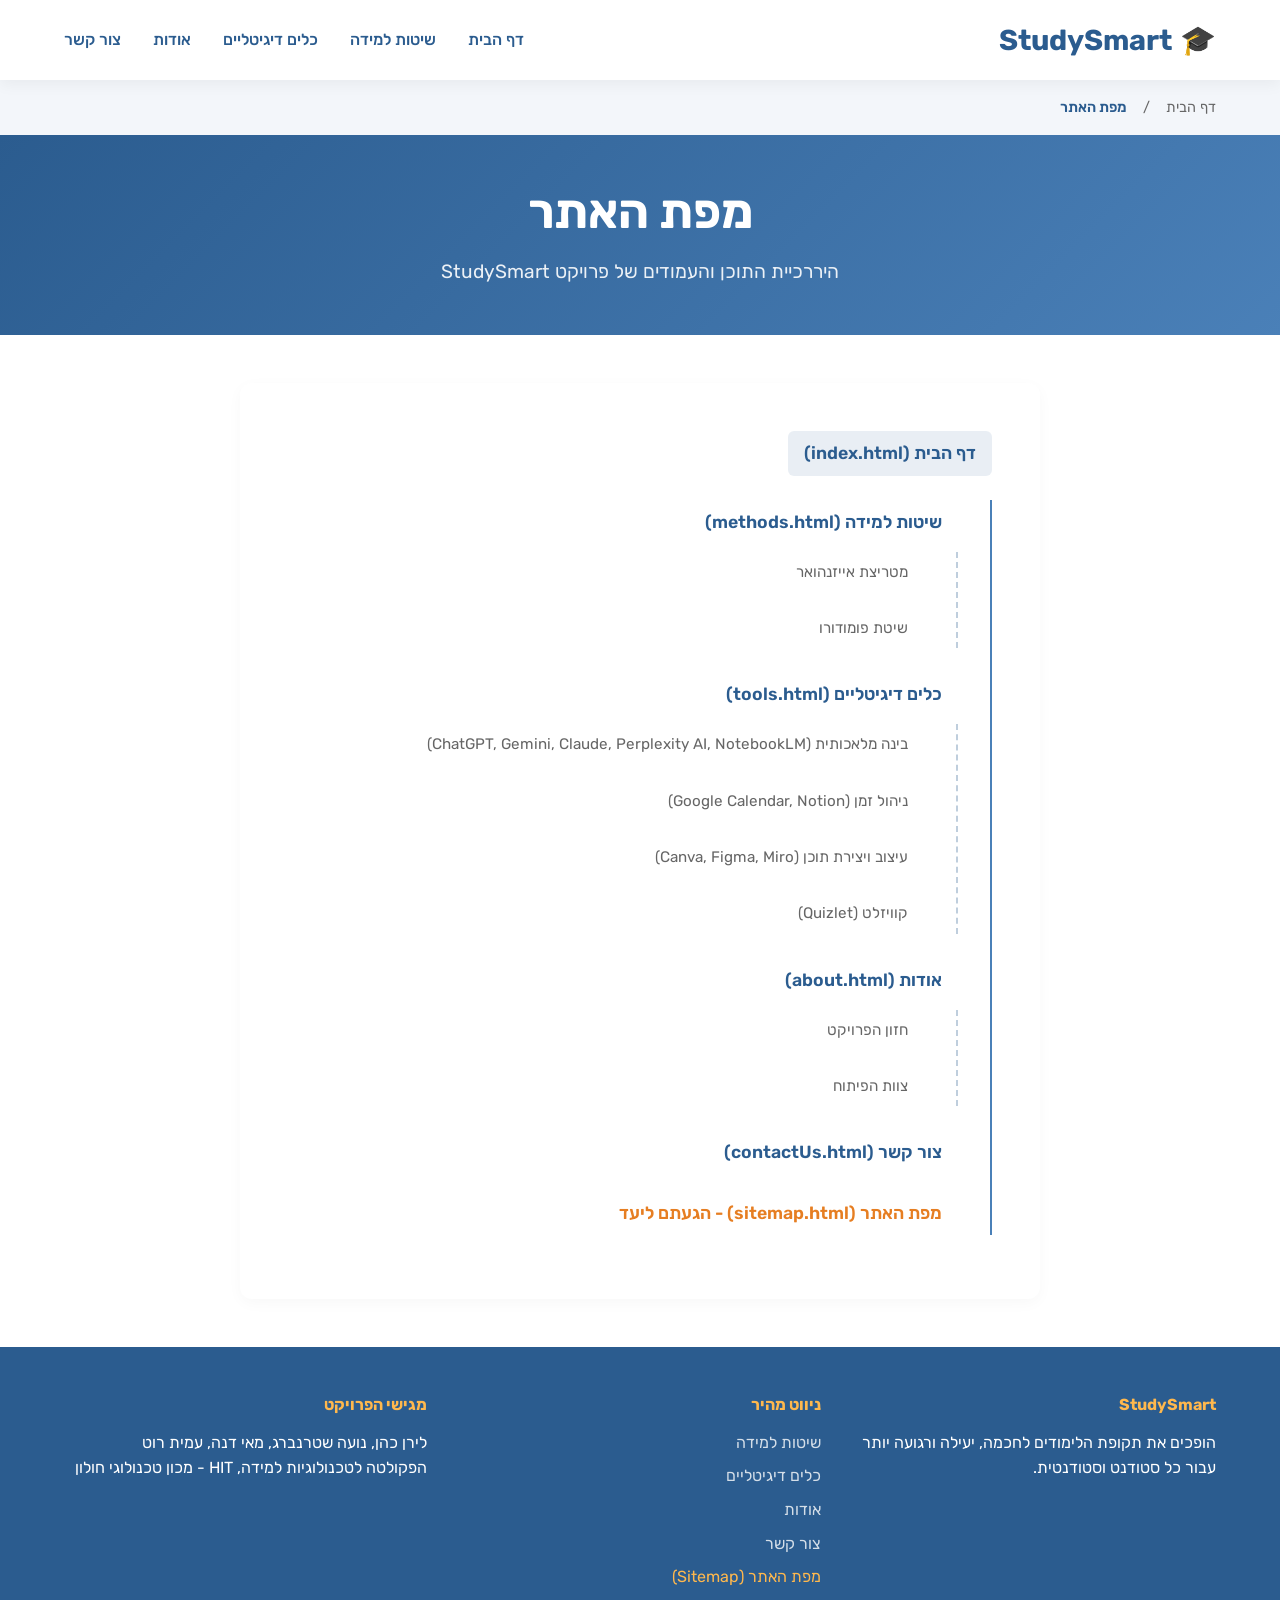
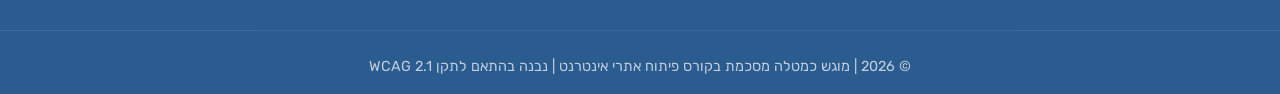
<file: sitemap.html>
﻿<!DOCTYPE html>
<html lang="he" dir="rtl">
    <head>
        <meta charset="UTF-8">
        <meta name="viewport" content="width=device-width, initial-scale=1.0">
        <meta name="description" content="מפת האתר של StudySmart - ניווט מהיר ונוח לכלל העמודים, המאמרים והכלים המוצעים בפלטפורמה.">
        <meta name="keywords" content="מפת אתר, sitemap, ניווט, StudySmart, סטודנטים">
    
        <title>StudySmart | מפת האתר</title>
        <link rel="icon" type="image/x-icon" href="img/favicon.ico">
    
        <link rel="preconnect" href="https://fonts.googleapis.com">
        <link rel="preconnect" href="https://fonts.gstatic.com" crossorigin>
        <link href="https://fonts.googleapis.com/css2?family=Rubik:wght@300;400;500;600;700&display=swap" rel="stylesheet">
    
        <link rel="stylesheet" href="styles/style.css">
    </head>
    <body>
        <header class="header">
            <div class="container navbar">
                <div class="logo-container">
                    <a href="index.html" class="logo" aria-label="חזרה לדף הבית של StudySmart">
                        <span class="logo-icon" aria-hidden="true">🎓</span>
                        <span>StudySmart</span>
                    </a>
                </div>
        
                <button class="hamburger" id="hamburger" aria-label="פתיחת תפריט ניווט" aria-expanded="false" aria-controls="navMenu">
                    <span aria-hidden="true"></span>
                    <span aria-hidden="true"></span>
                    <span aria-hidden="true"></span>
                </button>
        
                <nav id="navMenu" aria-label="תפריט ניווט ראשי">
                    <ul class="nav-menu">
                        <li><a href="index.html" class="nav-link">דף הבית</a></li>
                        <li><a href="methods.html" class="nav-link">שיטות למידה</a></li>
                        <li><a href="tools.html" class="nav-link">כלים דיגיטליים </a></li>
                        <li><a href="about.html" class="nav-link">אודות</a></li>
                        <li><a href="contactUs.html" class="nav-link">צור קשר</a></li>
                    </ul>
                </nav>
            </div>
        </header>
        
        <main id="main-content">
        
            <nav aria-label="פירורי לחם" class="breadcrumbs-container">
                <div class="container">
                    <ol class="breadcrumbs">
                        <li><a href="index.html" title="חזרה לדף הבית">דף הבית</a></li>
                        <li aria-current="page">מפת האתר</li>
                    </ol>
                </div>
            </nav>
        
            <section class="page-header" aria-labelledby="page-title">
                <div class="container">
                    <h1 id="page-title" class="page-title">מפת האתר</h1>
                    <p class="page-subtitle">היררכיית התוכן והעמודים של פרויקט StudySmart</p>
                </div>
            </section>
        
            <section class="section section-light" aria-labelledby="sitemap-heading">
                <div class="container">
                    <h2 id="sitemap-heading" class="visual-hidden">עץ הניווט של הפרויקט</h2>
        
                    <div class="sitemap-container">
                        <ul class="sitemap-list" role="tree">
        
                            <li role="treeitem" aria-expanded="true">
                                <a href="index.html" class="sitemap-link sitemap-main">דף הבית (index.html)</a>
        
                                <ul role="group" class="sitemap-sublist">
        
                                    <li role="treeitem">
                                        <a href="methods.html" class="sitemap-link">שיטות למידה (methods.html)</a>
                                        <ul role="group" class="sitemap-sublist-inner">
                                            <li role="treeitem"><a href="methods.html#eisenhower" class="sitemap-link-minor">מטריצת אייזנהואר</a></li>
                                            <li role="treeitem"><a href="methods.html#pomodoro" class="sitemap-link-minor">שיטת פומודורו</a></li>
                                        </ul>
                                    </li>
        
                                    <li role="treeitem">
                                        <a href="tools.html" class="sitemap-link">כלים דיגיטליים (tools.html)</a>
                                        <ul role="group" class="sitemap-sublist-inner">
                                            <li role="treeitem"><a href="tools.html#ai-tools" class="sitemap-link-minor">בינה מלאכותית (ChatGPT, Gemini, Claude, Perplexity AI, NotebookLM)</a></li>
                                            <li role="treeitem"><a href="tools.html#calendar-tools" class="sitemap-link-minor">ניהול זמן (Google Calendar, Notion)</a></li>
                                            <li role="treeitem"><a href="tools.html#visual-tools" class="sitemap-link-minor">עיצוב ויצירת תוכן (Canva, Figma, Miro)</a></li>
                                            <li role="treeitem"><a href="tools.html#quizlet-section" class="sitemap-link-minor">קוויזלט (Quizlet)</a></li>
                                        </ul>
                                    </li>
        
                                    <li role="treeitem">
                                        <a href="about.html" class="sitemap-link">אודות (about.html)</a>
                                        <ul role="group" class="sitemap-sublist-inner">
                                            <li role="treeitem"><a href="about.html#project-vision" class="sitemap-link-minor">חזון הפרויקט</a></li>
                                            <li role="treeitem"><a href="about.html#project-team" class="sitemap-link-minor">צוות הפיתוח</a></li>
                                        </ul>
                                    </li>
        
                                    <li role="treeitem">
                                        <a href="contactUs.html" class="sitemap-link">צור קשר (contactUs.html)</a>
                                    </li>
        
                                    <li role="treeitem">
                                        <a href="sitemap.html" class="sitemap-link sitemap-current">מפת האתר (sitemap.html) - הגעתם ליעד</a>
                                    </li>
        
                                </ul>
                            </li>
                        </ul>
                    </div>
        
                </div>
            </section>
        
        </main>
        
        <footer class="footer">
            <div class="container footer-content">
                <div class="footer-section">
                    <h4>StudySmart</h4>
                    <p>הופכים את תקופת הלימודים לחכמה, יעילה ורגועה יותר עבור כל סטודנט וסטודנטית.</p>
                </div>
        
                <div class="footer-section">
                    <h4>ניווט מהיר</h4>
                    <ul class="footer-links">
                        <li><a href="methods.html">שיטות למידה</a></li>
                        <li><a href="tools.html">כלים דיגיטליים</a></li>
                        <li><a href="about.html">אודות</a></li>
                        <li><a href="contactUs.html">צור קשר</a></li>
                        <li><a href="sitemap.html" class="highlight-link">מפת האתר (Sitemap)</a></li>
                    </ul>
                </div>
        
                <div class="footer-section">
                    <h4>מגישי הפרויקט</h4>
                    <p>לירן כהן, נועה שטרנברג, מאי דנה, עמית רוט</p>
                    <p>הפקולטה לטכנולוגיות למידה, HIT - מכון טכנולוגי חולון</p>
                </div>
            </div>
        
            <div class="footer-bottom">
                <p>&copy; 2026 | מוגש כמטלה מסכמת בקורס פיתוח אתרי אינטרנט | נבנה בהתאם לתקן WCAG 2.1</p>
            </div>
        </footer>
        
        <script src="jScripts/script.js"></script>
    </body>
</html>
</file>
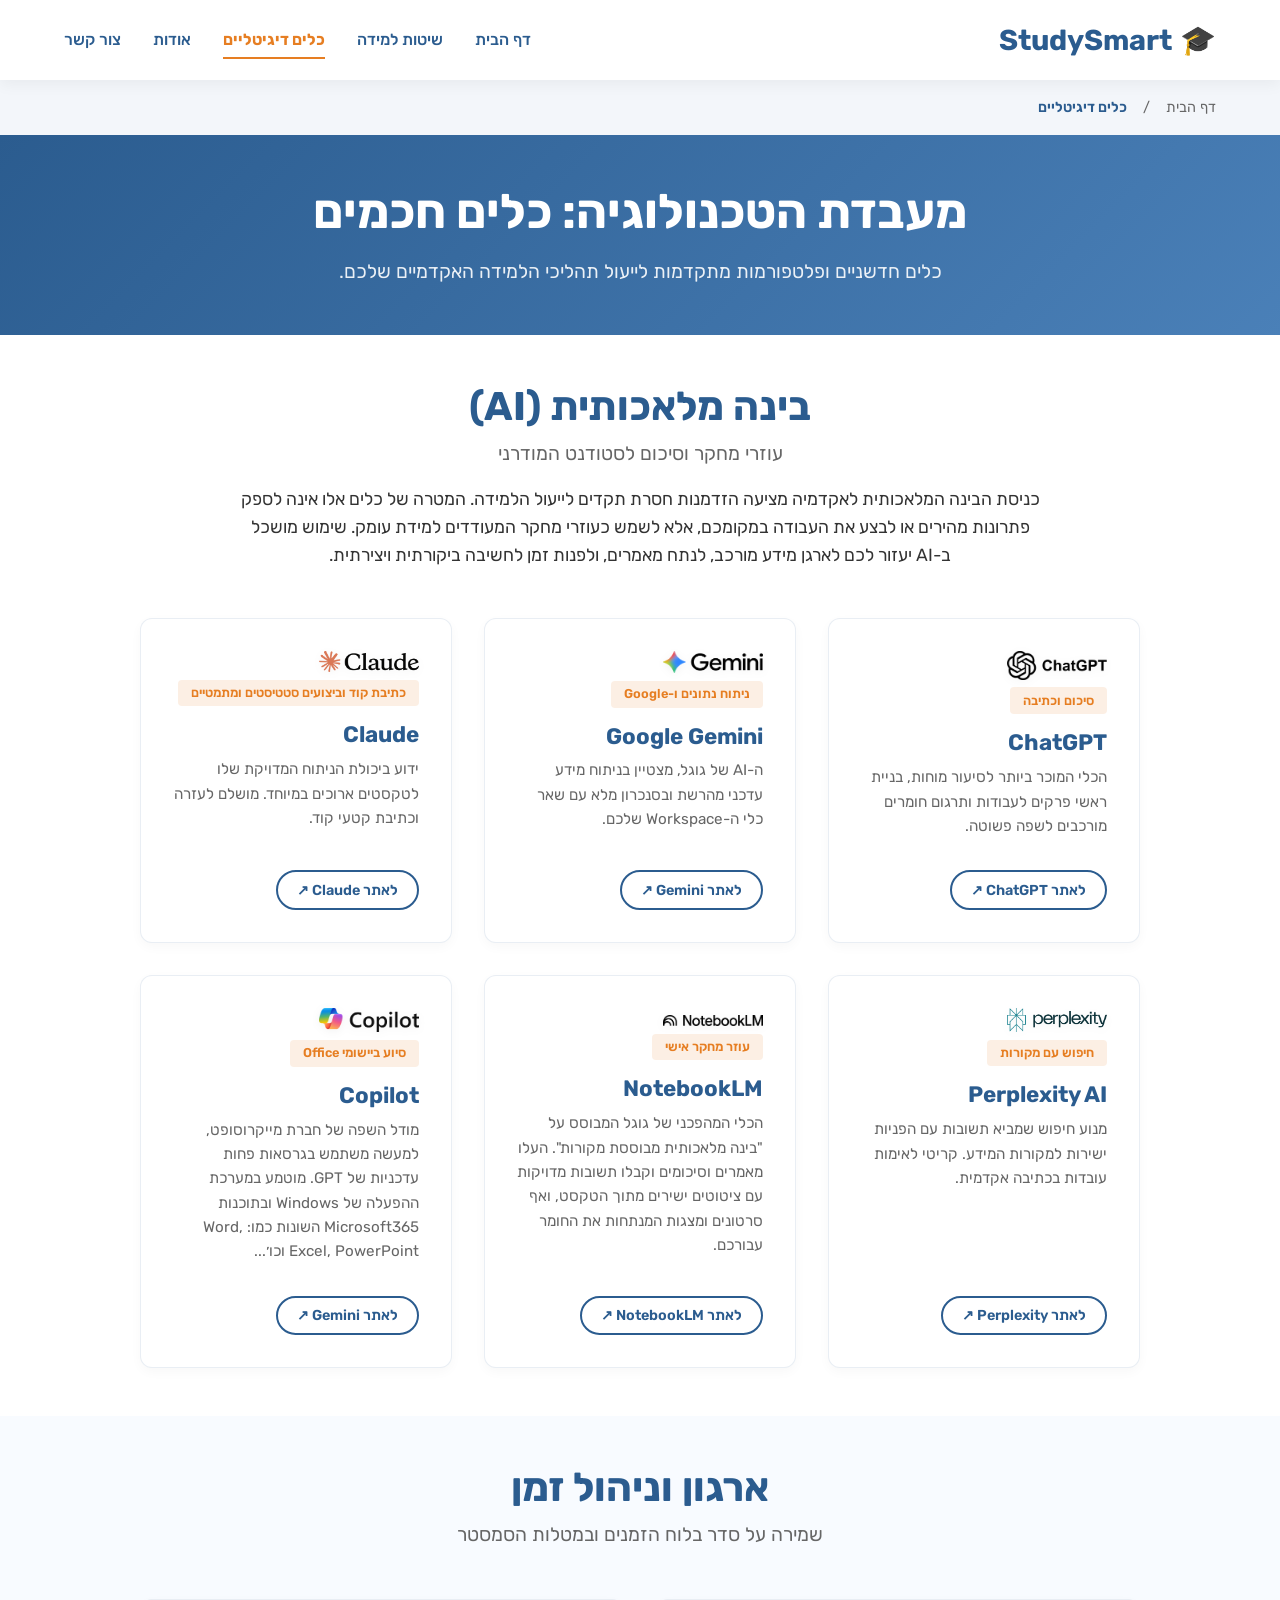
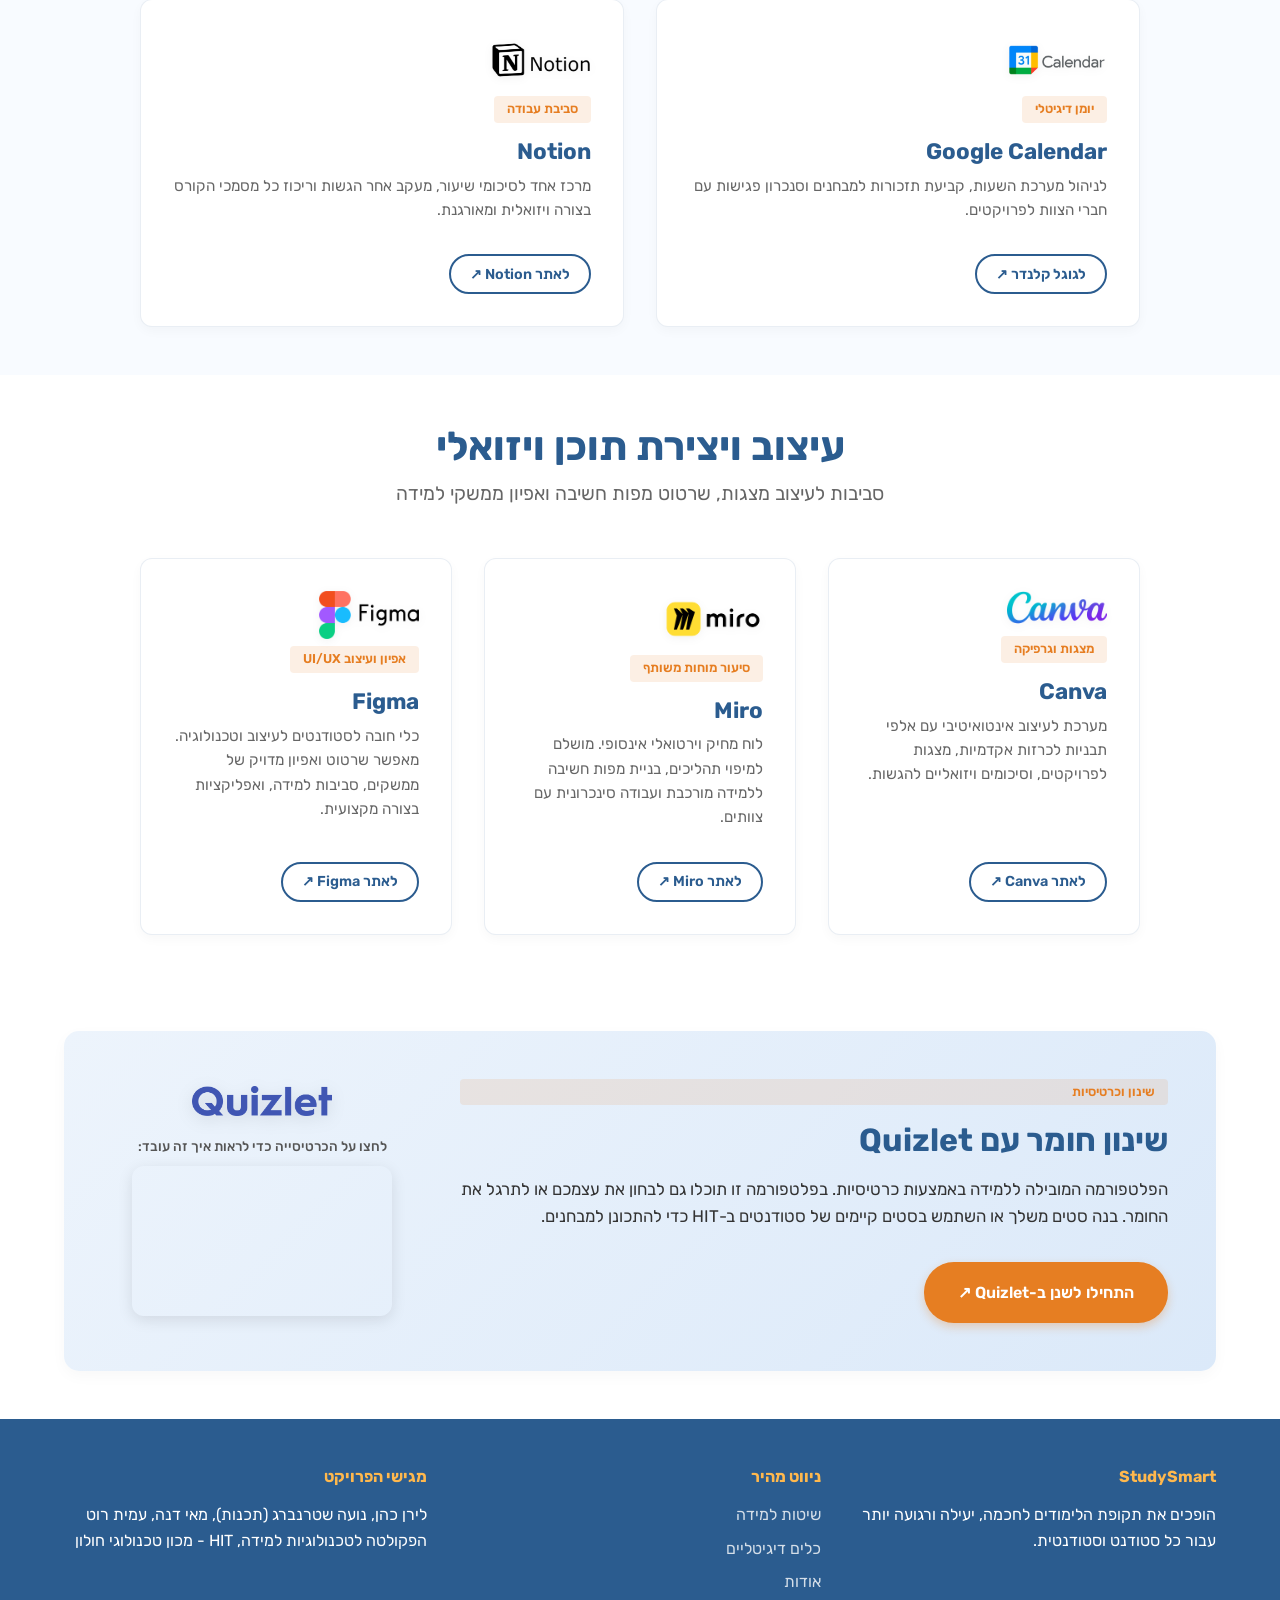
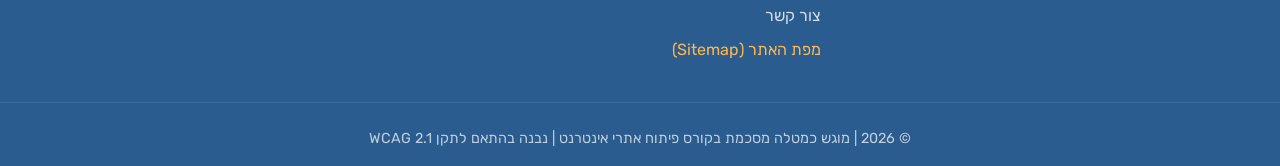
<file: tools.html>
﻿<!DOCTYPE html>
<html lang="he" dir="rtl">
    <head>
        <meta charset="UTF-8">
        <meta name="viewport" content="width=device-width, initial-scale=1.0">
        <meta name="description" content="ארגז כלים דיגיטליים ויישומי בינה מלאכותית (AI) לסטודנטים: Gemini, ChatGPT, Claude, קוויזלט ועוד.">
        <meta name="keywords" content="כלים דיגיטליים, בינה מלאכותית, Gemini, ChatGPT, Claude, Perplexity, קוויזלט, Notion, Canva, Figma">
    
        <title>StudySmart | כלים דיגיטליים </title>
        <link rel="icon" type="image/x-icon" href="img/favicon.ico">
    
        <link rel="preconnect" href="https://fonts.googleapis.com">
        <link rel="preconnect" href="https://fonts.gstatic.com" crossorigin>
        <link href="https://fonts.googleapis.com/css2?family=Rubik:wght@300;400;500;600;700&display=swap" rel="stylesheet">
    
        <link rel="stylesheet" href="styles/style.css">
    </head>
    <body>
        <header class="header">
            <div class="container navbar">
                <div class="logo-container">
                    <a href="index.html" class="logo" aria-label="חזרה לדף הבית של StudySmart">
                        <span class="logo-icon" aria-hidden="true">🎓</span>
                        <span>StudySmart</span>
                    </a>
                </div>
        
                <button class="hamburger" id="hamburger" aria-label="פתיחת תפריט ניווט" aria-expanded="false" aria-controls="navMenu">
                    <span aria-hidden="true"></span>
                    <span aria-hidden="true"></span>
                    <span aria-hidden="true"></span>
                </button>
        
                <nav id="navMenu" aria-label="תפריט ניווט ראשי">
                    <ul class="nav-menu">
                        <li><a href="index.html" class="nav-link">דף הבית</a></li>
                        <li><a href="methods.html" class="nav-link">שיטות למידה</a></li>
                        <li><a href="tools.html" class="nav-link active" aria-current="page">כלים דיגיטליים</a></li>
                        <li><a href="about.html" class="nav-link">אודות</a></li>
                        <li><a href="contactUs.html" class="nav-link">צור קשר</a></li>
                    </ul>
                </nav>
            </div>
        </header>
        
        <main id="main-content">
        
            <nav aria-label="פירורי לחם" class="breadcrumbs-container">
                <div class="container">
                    <ol class="breadcrumbs">
                        <li><a href="index.html" title="חזרה לדף הבית">דף הבית</a></li>
                        <li aria-current="page">כלים דיגיטליים</li>
                    </ol>
                </div>
            </nav>
        
            <section class="page-header" aria-labelledby="page-title">
                <div class="container">
                    <h1 id="page-title" class="page-title">מעבדת הטכנולוגיה: כלים חכמים</h1>
                    <p class="page-subtitle">כלים חדשניים ופלטפורמות מתקדמות לייעול תהליכי הלמידה האקדמיים שלכם.</p>
                </div>
            </section>
        
            <section id="ai-tools" class="section section-light" aria-labelledby="ai-heading">
                <div class="container">
                    <div class="section-header">
                        <h2 id="ai-heading" class="section-title">בינה מלאכותית (AI)</h2>
                        <p class="section-subtitle">עוזרי מחקר וסיכום לסטודנט המודרני</p>
                        <p class="section-description" style="max-width: 800px; margin: 15px auto 0; font-size: 1.1rem; line-height: 1.6;">
                            כניסת הבינה המלאכותית לאקדמיה מציעה הזדמנות חסרת תקדים לייעול הלמידה. המטרה של כלים אלו אינה לספק פתרונות מהירים או לבצע את העבודה במקומכם, אלא לשמש כעוזרי מחקר המעודדים למידת עומק. שימוש מושכל ב-AI יעזור לכם לארגן מידע מורכב, לנתח מאמרים, ולפנות זמן לחשיבה ביקורתית ויצירתית.
                        </p>
                    </div>
        
                    <div class="tools-layout">
                        <article class="tool-item-card">
                            <div class="tool-logo-container">
                                <img src="img/chat.png" alt="לוגו ChatGPT" class="tool-logo">
                            </div>
                            <div class="tool-badge">סיכום וכתיבה</div>
                            <h3>ChatGPT</h3>
                            <p>הכלי המוכר ביותר לסיעור מוחות, בניית ראשי פרקים לעבודות ותרגום חומרים מורכבים לשפה פשוטה.</p>
                            <a href="https://chatgpt.com" target="_blank" rel="noopener noreferrer" class="btn btn-outline btn-small" aria-label="מעבר לאתר ChatGPT">לאתר ChatGPT ↗</a>
                        </article>
        
                        <article class="tool-item-card">
                            <div class="tool-logo-container">
                                <img src="img/gemini.png" alt="לוגו Google Gemini" class="tool-logo">
                            </div>
                            <div class="tool-badge">ניתוח נתונים ו-Google</div>
                            <h3>Google Gemini</h3>
                            <p>ה-AI של גוגל, מצטיין בניתוח מידע עדכני מהרשת ובסנכרון מלא עם שאר כלי ה-Workspace שלכם.</p>
                            <a href="https://gemini.google.com" target="_blank" rel="noopener noreferrer" class="btn btn-outline btn-small" aria-label="מעבר לאתר Google Gemini">לאתר Gemini ↗</a>
                        </article>
        
                        <article class="tool-item-card">
                            <div class="tool-logo-container">
                                <img src="img/Claude.png" alt="לוגו Claude" class="tool-logo">
                            </div>
                            <div class="tool-badge">כתיבת קוד וביצועים סטטיסטים ומתמטיים</div>
                            <h3>Claude</h3>
                            <p>ידוע ביכולת הניתוח המדויקת שלו לטקסטים ארוכים במיוחד. מושלם לעזרה וכתיבת קטעי קוד.</p>
                            <a href="https://claude.ai" target="_blank" rel="noopener noreferrer" class="btn btn-outline btn-small" aria-label="מעבר לאתר Claude">לאתר Claude ↗</a>
                        </article>
        
                        <article class="tool-item-card">
                            <div class="tool-logo-container">
                                <img src="img/Perplexity.png" alt="לוגו Perplexity AI" class="tool-logo">
                            </div>
                            <div class="tool-badge">חיפוש עם מקורות</div>
                            <h3>Perplexity AI</h3>
                            <p>מנוע חיפוש שמביא תשובות עם הפניות ישירות למקורות המידע. קריטי לאימות עובדות בכתיבה אקדמית.</p>
                            <a href="https://www.perplexity.ai" target="_blank" rel="noopener noreferrer" class="btn btn-outline btn-small" aria-label="מעבר לאתר Perplexity">לאתר Perplexity ↗</a>
                        </article>
        
                        <article class="tool-item-card">
                            <div class="tool-logo-container">
                                <img src="img/NotebookLM.png" alt="לוגו NotebookLM" class="tool-logo">
                            </div>
                            <div class="tool-badge">עוזר מחקר אישי</div>
                            <h3>NotebookLM</h3>
                            <p>הכלי המהפכני של גוגל המבוסס על "בינה מלאכותית מבוססת מקורות". העלו מאמרים וסיכומים וקבלו תשובות מדויקות עם ציטוטים ישירים מתוך הטקסט, ואף סרטונים ומצגות המנתחות את החומר עבורכם.</p>
                            <a href="https://notebooklm.google" target="_blank" rel="noopener noreferrer" class="btn btn-outline btn-small" aria-label="מעבר לאתר NotebookLM">לאתר NotebookLM ↗</a>
                        </article>
        
                        <article class="tool-item-card">
                            <div class="tool-logo-container">
                                <img src="img/copilot.png" alt="לוגו copilot" class="tool-logo">
                            </div>
                            <div class="tool-badge">סיוע ביישומי Office</div>
                            <h3>Copilot</h3>
                            <p>מודל השפה של חברת מייקרוסופט, למעשה משתמש בגרסאות פחות עדכניות של GPT. מוטמע במערכת ההפעלה של Windows ובתוכנות Microsoft365 השונות כמו: Word, Excel, PowerPoint וכו׳...</p>
                            <a href="https://copilot.microsoft.com" target="_blank" rel="noopener noreferrer" class="btn btn-outline btn-small" aria-label="מעבר לאתר Google Gemini">לאתר Gemini ↗</a>
                        </article>
                    </div>
                </div>
            </section>
        
            <section id="calendar-tools" class="section" aria-labelledby="calendar-heading">
                <div class="container">
                    <div class="section-header">
                        <h2 id="calendar-heading" class="section-title">ארגון וניהול זמן</h2>
                        <p class="section-subtitle">שמירה על סדר בלוח הזמנים ובמטלות הסמסטר</p>
                    </div>
        
                    <div class="tools-layout">
                        <article class="tool-item-card">
                            <div class="tool-logo-container">
                                <img src="img/calender.png" alt="לוגו Google Calendar" class="tool-logo">
                            </div>
                            <div class="tool-badge">יומן דיגיטלי</div>
                            <h3>Google Calendar</h3>
                            <p>לניהול מערכת השעות, קביעת תזכורות למבחנים וסנכרון פגישות עם חברי הצוות לפרויקטים.</p>
                            <a href="https://calendar.google.com" target="_blank" rel="noopener noreferrer" class="btn btn-outline btn-small" aria-label="מעבר לגוגל קלנדר">לגוגל קלנדר ↗</a>
                        </article>
        
                        <article class="tool-item-card">
                            <div class="tool-logo-container">
                                <img src="img/Notion.png" alt="לוגו Notion" class="tool-logo">
                            </div>
                            <div class="tool-badge">סביבת עבודה</div>
                            <h3>Notion</h3>
                            <p>מרכז אחד לסיכומי שיעור, מעקב אחר הגשות וריכוז כל מסמכי הקורס בצורה ויזואלית ומאורגנת.</p>
                            <a href="https://www.notion.so" target="_blank" rel="noopener noreferrer" class="btn btn-outline btn-small" aria-label="מעבר לאתר נושן">לאתר Notion ↗</a>
                        </article>
                    </div>
                </div>
            </section>
        
            <section id="visual-tools" class="section section-light" aria-labelledby="visual-heading">
                <div class="container">
                    <div class="section-header">
                        <h2 id="visual-heading" class="section-title">עיצוב ויצירת תוכן ויזואלי</h2>
                        <p class="section-subtitle">סביבות לעיצוב מצגות, שרטוט מפות חשיבה ואפיון ממשקי למידה</p>
                    </div>
        
                    <div class="tools-layout">
                        <article class="tool-item-card">
                            <div class="tool-logo-container">
                                <img src="img/Canva.png" alt="לוגו Canva" class="tool-logo">
                            </div>
                            <div class="tool-badge">מצגות וגרפיקה</div>
                            <h3>Canva</h3>
                            <p>מערכת לעיצוב אינטואיטיבי עם אלפי תבניות לכרזות אקדמיות, מצגות לפרויקטים, וסיכומים ויזואליים להגשות.</p>
                            <a href="https://www.canva.com/" target="_blank" rel="noopener noreferrer" class="btn btn-outline btn-small" aria-label="מעבר לאתר Canva">לאתר Canva ↗</a>
                        </article>
        
                        <article class="tool-item-card">
                            <div class="tool-logo-container">
                                <img src="img/Miro.png" alt="לוגו Miro" class="tool-logo">
                            </div>
                            <div class="tool-badge">סיעור מוחות משותף</div>
                            <h3>Miro</h3>
                            <p>לוח מחיק וירטואלי אינסופי. מושלם למיפוי תהליכים, בניית מפות חשיבה ללמידה מורכבת ועבודה סינכרונית עם צוותים.</p>
                            <a href="https://miro.com/" target="_blank" rel="noopener noreferrer" class="btn btn-outline btn-small" aria-label="מעבר לאתר Miro">לאתר Miro ↗</a>
                        </article>
        
                        <article class="tool-item-card">
                            <div class="tool-logo-container">
                                <img src="img/Figma.png" alt="לוגו Figma" class="tool-logo">
                            </div>
                            <div class="tool-badge">אפיון ועיצוב UI/UX</div>
                            <h3>Figma</h3>
                            <p>כלי חובה לסטודנטים לעיצוב וטכנולוגיה. מאפשר שרטוט ואפיון מדויק של ממשקים, סביבות למידה, ואפליקציות בצורה מקצועית.</p>
                            <a href="https://www.figma.com/" target="_blank" rel="noopener noreferrer" class="btn btn-outline btn-small" aria-label="מעבר לאתר Figma">לאתר Figma ↗</a>
                        </article>
                    </div>
                </div>
            </section>
        
            <section id="quizlet-section" class="section section-light" aria-labelledby="quizlet-heading">
                <div class="container">
                    <div class="quizlet-banner-box">
        
                        <div class="quizlet-info">
                            <div class="tool-badge">שינון וכרטיסיות</div>
                            <h2 id="quizlet-heading">שינון חומר עם Quizlet</h2>
                            <p>הפלטפורמה המובילה ללמידה באמצעות כרטיסיות. בפלטפורמה זו תוכלו גם לבחון את עצמכם או לתרגל את החומר. בנה סטים משלך או השתמש בסטים קיימים של סטודנטים ב-HIT כדי להתכונן למבחנים.</p>
                            <a href="https://quizlet.com" target="_blank" rel="noopener noreferrer" class="btn btn-secondary" aria-label="מעבר לאתר קוויזלט">התחילו לשנן ב-Quizlet ↗</a>
                        </div>
        
                        <div class="quizlet-visual-side">
                            <img src="img/Quizlet.png" alt="לוגו קוויזלט" class="quizlet-main-logo">
        
                            <!-- רכיב אינטראקטיבי -->
                            <div class="quizlet-interactive-demo">
                                <p class="demo-instruction">לחצו על הכרטיסייה כדי לראות איך זה עובד:</p>
                                <button class="flashcard" id="demoFlashcard" aria-live="polite" aria-label="כרטיסיית שינון. צד א': מונח באנגלית. לחצו לחשיפת הפירוש.">
                                    <div class="flashcard-inner">
                                        <div class="flashcard-front">
                                            <span class="card-lang">מושג</span>
                                            <div class="card-text">Active Learning</div>
                                        </div>
                                        <div class="flashcard-back">
                                            <span class="card-lang">פירוש</span>
                                            <div class="card-text">למידה פעילה (תרגול, מעורבות ויישום)</div>
                                        </div>
                                    </div>
                                </button>
                            </div>
                        </div>
        
                    </div>
                </div>
            </section>
        
        </main>
        
        <footer class="footer">
            <div class="container footer-content">
                <div class="footer-section">
                    <h4>StudySmart</h4>
                    <p>הופכים את תקופת הלימודים לחכמה, יעילה ורגועה יותר עבור כל סטודנט וסטודנטית.</p>
                </div>
        
                <div class="footer-section">
                    <h4>ניווט מהיר</h4>
                    <ul class="footer-links">
                        <li><a href="methods.html">שיטות למידה</a></li>
                        <li><a href="tools.html">כלים דיגיטליים</a></li>
                        <li><a href="about.html">אודות</a></li>
                        <li><a href="contactUs.html">צור קשר</a></li>
                        <li><a href="sitemap.html" class="highlight-link">מפת האתר (Sitemap)</a></li>
                    </ul>
                </div>
        
                <div class="footer-section">
                    <h4>מגישי הפרויקט</h4>
                    <p>לירן כהן, נועה שטרנברג (תכנות), מאי דנה, עמית רוט</p>
                    <p>הפקולטה לטכנולוגיות למידה, HIT - מכון טכנולוגי חולון</p>
                </div>
            </div>
        
            <div class="footer-bottom">
                <p>&copy; 2026 | מוגש כמטלה מסכמת בקורס פיתוח אתרי אינטרנט | נבנה בהתאם לתקן WCAG 2.1</p>
            </div>
        </footer>
        
        <script src="jScripts/script.js"></script>
    </body>
</html>
</file>
<file: styles/style.css>
﻿/* ==========================================================================
   1. משתנים גלובליים והגדרות בסיס (Variables & Reset)
   ========================================================================== */

/* הגדרת משתני CSS גלובליים לשימוש חוזר בכל האתר */
:root {
    --white: #ffffff;
    --primary-color: #2b5c8f;   /* צבע ראשי - כחול כהה */
    --primary-light: #4a80b8; /* צבע ראשי בהיר - כחול בהיר */
    --secondary-color: #e67e22; /* צבע משני - כתום חם */
    --background-light: #f8fbff; /* צבע רקע כללי של האתר - כחלחל בהיר מאד */
    --text-main: #333333; /* צבע טקסט ראשי - אפור כהה */
    --text-muted: #666666; /* צבע טקסט משני/עמום - אפור */
    --focus-color: #ffb84d; /* צבע חיווי פוקוס נגישות - כתום בהיר */
   
    --tip-gradient: linear-gradient(135deg, #4b377c 0%, #6c5ce7 100%); /* גראדיאנט לטיפ היומי - סגול */

    --spacing-xs: 0.5rem;    /* מרווחים קבועים - אקסטרה קטן */
    --spacing-sm: 1rem;    /* מרווחים קבועים - קטן */
    --spacing-md: 1.5rem;  /* מרווחים קבועים - בינוני */
    --spacing-lg: 2rem;    /* מרווחים קבועים - גדול */
    --spacing-xl: 3rem;    /* מרווחים קבועים - אקסטרה גדול */
    --transition-fast: 0.2s ease;    /* מעבר מהיר של אנימציה */
    --transition-smooth: 0.4s ease-in-out;    /* מעבר חלק ומורכב של אנימציה */
}

/* איפוס גלובלי של שוליים  לכל האלמנטים בדף */
* {
    margin: 0;
    padding: 0;
    box-sizing: border-box;
}

/* הגדרות בסיס עבור גוף האתר (Body) */
body {
    font-family: 'Rubik', sans-serif;  /* הגדרת גופן רוביק כברירת מחדל */
    background-color: var(--background-light); /* צבע הרקע של האתר */
    color: var(--text-main); /* צבע הגופן הראשי */
    line-height: 1.6; /* מרווח בין שורות הטקסט לקריאות מקסימלית */
    overflow-x: hidden;  /* מניעת גלילה אופקית מיותרת */
    cursor: default; /* סמן עכבר רגיל כברירת מחדל */
}

/* הגדרת סגנון אחיד לכל כותרות האתר */
h1, h2, h3, h4 {
    font-weight: 700;
    line-height: 1.2;
    color: var(--primary-color);
}

/* הגדרת סגנון בסיסי לקישורים */
a {
    text-decoration: none;
    color: var(--primary-color);
    transition: color var(--transition-fast);
}
a:hover {
    color: var(--secondary-color);
}

/* ==========================================================================
   2. נגישות ועזרי תצוגה (Accessibility & Utilities)
   ========================================================================== */

/* עיצוב מסגרת בולטת (Focus Ring) לכל האלמנטים האינטראקטיביים בזמן ניווט מקלדת */
a:focus, button:focus, input:focus, textarea:focus {
    outline: 3px solid var(--focus-color);
    outline-offset: 4px;
}

/* מחלקה להסתרת אלמנטים ויזואלית מהמסך, אך השארתם זמינים לקוראי מסך (Screen Readers) */
.visual-hidden {
    position: absolute;
    width: 1px;
    height: 1px;
    padding: 0;
    margin: 0;
    overflow: hidden;
    clip: rect(0, 0, 0, 0);
    border: 0;
}

/* ==========================================================================
   3. מבנה גלובלי ומעטפת (Global Layout, Header & Footer)
   ========================================================================== */

/* קופסת המעטפת המרכזית להגבלת רוחב התוכן באתר ויישורו לאמצע */
.container {
    max-width: 1200px;
    margin: 0 auto;
    padding: 0 var(--spacing-md);
    width: 100%;
}

/* קביעת ריפוד אנכי קבוע לכל הסקשנים תחת התגית הראשית */
main > section {
    padding: var(--spacing-xl) 0;
}

/* מחלקת רקע לבן עבור סקשנים בהירים */
.section-light {
    background-color: var(--white);
}

/* עיצוב בלוק הכותרת בראש כל סקשן */
.section-header {
    text-align: center;
    margin-bottom: var(--spacing-xl);
}

/* עיצוב גודל הכותרת המרכזית של הסקשן */
.section-title {
    font-size: 2.5rem;
    margin-bottom: var(--spacing-xs);
}

/* עיצוב כותרת המשנה הקטנה של הסקשן */
.section-subtitle {
    font-size: 1.2rem;
    color: var(--text-muted);
}

/* --- Header & Navbar --- */

/* עיצוב קופסת הניווט הראשית בראש העמוד */
.header {
    background-color: var(--white);
    box-shadow: 0 4px 15px rgba(0, 0, 0, 0.05);
    position: sticky;
    top: 0;
    z-index: 1000;
}

/* סידור פנימי של תפריט הניווט (לוגו בצד אחד, קישורים בצד שני) */
.navbar {
    display: flex;
    justify-content: space-between;
    align-items: center;
    height: 80px;
}

/* קופסת המעטפת של הלוגו */
.logo-container {
    font-size: 1.8rem;
    margin: 0;
}

/* עיצוב הלוגו הטקסטואלי עם האייקון */
.logo {
    display: flex;
    align-items: center;
    gap: var(--spacing-xs);
    font-weight: 700;
}

/* רשימת קישורי הניווט */
.nav-menu {
    display: flex;
    list-style: none;
    gap: var(--spacing-lg);
}

/* עיצוב קישורי הניווט הסטנדרטיים */
.nav-link {
    font-weight: 500;
    padding: var(--spacing-xs) 0;
}

/* עיצוב ייחודי ובולט לקישור של העמוד הנוכחי שבו נמצא המשתמש */
.nav-link[aria-current="page"] {
    color: var(--secondary-color);
    font-weight: 700;
    border-bottom: 2px solid var(--secondary-color);
}

/* כפתור המבורגר למובייל (מוסתר כברירת מחדל במסכי מחשב) */
.hamburger {
    display: none;
    background: none;
    border: none;
    cursor: pointer;
    flex-direction: column;
    gap: 5px;
    padding: 5px;
}

/* עיצוב שלושת הפסים בתוך תפריט ההמבורגר */
.hamburger span {
    display: block;
    width: 25px;
    height: 3px;
    background-color: var(--primary-color);
    border-radius: 3px;
    transition: var(--transition-fast);
}

/* --- Footer --- */
.footer {
    background-color: var(--primary-color);
    color: var(--white);
    padding: var(--spacing-xl) 0 var(--spacing-sm);
}

.footer h4 {
    color: var(--focus-color);
    margin-bottom: var(--spacing-sm);
}

/* פריסת הגריד הפנימית של מדורי הפוטר */
.footer-content {
    display: grid;
    grid-template-columns: repeat(auto-fit, minmax(200px, 1fr));
    gap: var(--spacing-lg);
    margin-bottom: var(--spacing-lg);
}

.footer-section
{
    text-align: right;
}


.footer-links {
    list-style: none;
}

.footer-links li {
    margin-bottom: var(--spacing-xs);
}

.footer-links a {
    color: var(--white);
    opacity: 0.8;
}

.footer-links a:hover, .footer-links .highlight-link {
    opacity: 1;
    color: var(--focus-color);
}

/* פס זכויות יוצרים בתחתית הפוטר */
.footer-bottom {
    border-top: 1px solid rgba(255, 255, 255, 0.1);
    padding-top: var(--spacing-md);
    font-size: 0.9rem;
    opacity: 0.7;
    text-align: center;
}

/* ==========================================================================
   4. רכיבי UI קבועים (Components)
   ========================================================================== */

/* --- Buttons --- */

/* עיצוב בסיסי אחיד לכל הכפתורים באתר */
.btn {
    display: inline-block;
    padding: var(--spacing-sm) var(--spacing-lg);
    border-radius: 30px;
    font-weight: 600;
    text-align: center;
    cursor: pointer;
    transition: all var(--transition-fast);
    border: 2px solid transparent;
}

/* וריאציה של כפתור קטן (לשימוש בתוך כרטיסיות כלים) */
.btn-small {
    padding: 0.4rem 1.2rem;
    font-size: 0.9rem;
}

/* כפתור בעיצוב צבע ראסי (כחול עם צל) */
.btn-primary {
    background-color: var(--primary-color);
    color: var(--white);
    box-shadow: 0 4px 10px rgba(43, 92, 143, 0.3);
}

/* כפתור בעיצוב צבע משני (כתום עם צל) */
.btn-secondary {
    background-color: var(--secondary-color);
    color: var(--white);
    box-shadow: 0 4px 10px rgba(230, 126, 34, 0.3);
}

/* כפתור בעיצוב קו מתאר בלבד (רקע שקוף ומסגרת כחולה) */
.btn-outline {
    background-color: transparent;
    color: var(--primary-color);
    border-color: var(--primary-color);
}

/* --- Breadcrumbs --- */

/* בר פירורי הלחם לניווט היררכי מתחת להדר */
.breadcrumbs-container {
    background-color: rgba(0, 0, 0, 0.02);
    padding: var(--spacing-sm) 0;
}

/* רשימת פירורי הלחם */
.breadcrumbs {
    list-style: none;
    display: flex;
    gap: var(--spacing-sm);
    font-size: 0.9rem;
}

/* יישור האלמנטים ברשימה באופן אנכי */
.breadcrumbs li {
    display: flex;
    align-items: center;
}

/* הוספת תו מפריד בין פירורי הלחם, למעט האיבר האחרון */
.breadcrumbs li:not(:last-child)::after {
    content: '/';
    margin-right: var(--spacing-sm);
    color: var(--text-muted);
}

/* צבע הקישורים בפירורי הלחם */
.breadcrumbs a {
    color: var(--text-muted);
}

/* אפקט ריחוף על פירורי הלחם */
.breadcrumbs a:hover {
    color: var(--primary-color);
}

/* עיצוב הפריט האחרון המציין את העמוד הנוכחי בפירורי הלחם */
.breadcrumbs li[aria-current="page"] {
    font-weight: 600;
    color: var(--primary-color);
}

/* --- Page Headers --- */

/* עיצוב בלוק כותרת העמוד המרכזית (לראש עמודים פנימיים עם גראדיאנט כחול) */
.page-header {
    padding: var(--spacing-xl) 0;
    background: linear-gradient(135deg, var(--primary-color) 0%, var(--primary-light) 100%);
    text-align: center;
}

/* עיצוב הגופן של כותרת העמוד הפנימי */
.page-title {
    font-size: 3rem;
    color: var(--white);
    margin-bottom: var(--spacing-sm);
}

/* עיצוב כותרת המשנה הלבנה בראש עמוד פנימי */
.page-subtitle {
    font-size: 1.2rem;
    color: rgba(255, 255, 255, 0.9);
}

/* --- Forms --- */

/* קבוצת שדה טופס - מסדרת את הלייבל והאינפוט אחד מעל השני */
.form-group {
    display: flex;
    flex-direction: column;
    gap: var(--spacing-xs);
}

/* עיצוב כותרת השדה (Label) בטופס */
.form-group label {
    font-weight: 600;
    font-size: 0.95rem;
    color: var(--primary-color);
}

/* עיצוב כוכבית שדה חובה באדום */
.required-star {
    color: #e74c3c;
    margin-right: 0.2rem;
}

/* עיצוב גלובלי אחיד לכל שדות הקלט, הבחירה ותיבות הטקסט בטפסים */
.form-group input,
.form-group select,
.form-group textarea {
    font-family: 'Rubik', sans-serif;
    padding: var(--spacing-sm);
    border: 1px solid var(--primary-light);
    border-radius: 6px;
    font-size: 1rem;
    background-color: var(--background-light);
    color: var(--text-main);
    transition: border-color var(--transition-fast), box-shadow var(--transition-fast);
    width: 100%;
}

/* עיצוב מצב פוקוס/סימון שדה בטופס */
.form-group input:focus,
.form-group select:focus,
.form-group textarea:focus {
    border-color: var(--primary-color);
    box-shadow: 0 0 0 3px rgba(43, 92, 143, 0.15);
}

/* ==========================================================================
   5. סקשנים - עמוד הבית (Home Page)
   ========================================================================== */

/* --- Hero --- */
.hero {
    text-align: center;
    padding: 80px 0;
    position: relative;
    border-bottom: 5px solid var(--secondary-color);
    background-image: linear-gradient(rgba(0, 0, 0, 0.2), rgba(0, 0, 0, 0.2)), url("../img/bg.png");
    background-repeat: no-repeat;
    background-position: center center;
    background-size: cover;
}

/* קופסת התוכן הלבנה הצפה במרכז ההירו */
.hero-content {
    background-color: rgba(255, 255, 255, 0.9);
    padding: var(--spacing-xl);
    border-radius: 15px;
    box-shadow: 0 10px 30px rgba(0, 0, 0, 0.05);
    max-width: 800px;
    margin: 0 auto;
}

/* הגופן של הכותרת הראשית בהירו */
.hero-title {
    font-size: 3.2rem;
    margin-bottom: var(--spacing-sm);
}

/* כותרת המשנה בהירו */
.hero-subtitle {
    font-size: 1.2rem;
    margin-bottom: var(--spacing-lg);
    color: var(--text-muted);
}

/* סידור כפתורי הפעולה בהירו זה לצד זה */
.hero-buttons {
    display: flex;
    justify-content: center;
    gap: var(--spacing-md);
}

/* --- Feature Cards --- */

/* רשת גריד להצגת כרטיסיות הפיצ'רים המרכזיות בעמוד הבית */
.cards-grid {
    display: grid;
    grid-template-columns: repeat(auto-fit, minmax(250px, 1fr));
    gap: var(--spacing-lg);
}

/* כרטיסיית פיצ'ר בודדת */
.feature-card {
    display: flex;
    flex-direction: column;
    background-color: var(--white);
    padding: var(--spacing-xl) var(--spacing-lg);
    border-radius: 12px;
    text-align: center;
    box-shadow: 0 5px 15px rgba(0, 0, 0, 0.05);
    border-top: 4px solid var(--primary-light);
    transition: transform var(--transition-smooth), box-shadow var(--transition-smooth);
}

.card-icon {
    font-size: 3rem;
    margin-bottom: var(--spacing-md);
}

.feature-card h3 {
    margin-bottom: var(--spacing-sm);
}

.feature-card p {
    flex-grow: 1;
    color: var(--text-muted);
    margin-bottom: 2.5rem;
}

/* --- Sound Lab --- */

.section-sounds {
    background-color: var(--background-light);
    border-top: 1px solid rgba(0, 0, 0, 0.05);
}

.sounds-grid {
    display: grid;
    grid-template-columns: repeat(auto-fit, minmax(280px, 1fr));
    gap: var(--spacing-lg);
}

/* כרטיסיית צליל רקע בודדת */
.sound-card {
    background-color: var(--white);
    padding: var(--spacing-xl);
    border-radius: 15px;
    text-align: center;
    box-shadow: 0 4px 15px rgba(0, 0, 0, 0.04);
    transition: transform var(--transition-fast), box-shadow var(--transition-fast);
    border-bottom: 4px solid var(--primary-light);
}

.sound-icon {
    font-size: 3.5rem;
    margin-bottom: var(--spacing-md);
    display: inline-block;
    padding: var(--spacing-sm);
}

.sound-content h3 {
    margin-bottom: var(--spacing-sm);
    font-size: 1.4rem;
}

.sound-content p {
    color: var(--text-muted);
    margin-bottom: var(--spacing-lg);
    font-size: 0.95rem;
}

/* --- Tip of the Day (Aside) --- */
.tip-of-the-day {
    background: var(--tip-gradient);
    color: var(--white);
    padding: var(--spacing-xl) 0;
    border-radius: 10px;
    margin-top: var(--spacing-xl);
    margin-bottom: 80px;
    box-shadow: 0 10px 25px rgba(75, 55, 124, 0.25);
}

/* כותרת הטיפ היומי בצבע בולט */
.tip-of-the-day h2 {
    color: var(--focus-color);
    font-size: 2rem;
    margin-bottom: var(--spacing-sm);
}

/* טקסט הטיפ הממורכז */
.aside-text {
    font-size: 1.2rem;
    max-width: 800px;
    margin: 0 auto;
    font-weight: 400;
}

/* ==========================================================================
   6. עמוד שיטות למידה (Methods Page)
   ========================================================================== */

/* --- מטריצת אייזנהואר --- */

/* סידור פריסת העמוד של המטריצה: גריד הריבועים בצד אחד, וקנבס הפתקיות בצד שני */
.eisenhower-grid-wrapper {
    display: grid;
    grid-template-columns: 1fr 350px;
    gap: 40px;
    align-items: start;
    margin-top: var(--spacing-xl);
}

/* הגריד הפנימי של 4 הריבועים (הרביעים) במטריצה */
.eisenhower-grid {
    display: grid;
    grid-template-columns: 1fr 1fr;
    gap: var(--spacing-md);
    max-width: 900px;
    margin: 0 auto;
}

/* עיצוב בסיסי של ריבוע (רבע) במטריצה */
.matrix-box {
    background-color: var(--white);
    padding: var(--spacing-lg);
    border-radius: 12px;
    box-shadow: 0 4px 15px rgba(0, 0, 0, 0.05);
    border-right: 5px solid transparent;
    transition: transform var(--transition-fast), box-shadow var(--transition-fast);
}

/* כותרת הרבע */
.matrix-box h3 {
    margin-bottom: var(--spacing-xs);
    font-size: 1.3rem;
}

/* תגית הסטטוס הקטנה בכל רביע במטריצה */
.matrix-tag {
    display: inline-block;
    padding: 0.2rem 0.6rem;
    border-radius: 4px;
    font-size: 0.8rem;
    font-weight: 700;
    margin-bottom: var(--spacing-md);
    color: var(--white);
}

/* התאמת צבעים ייחודית לרבע 1: לעשות עכשיו (אדום) */
.box-do { border-right-color: #e74c3c; }
.box-do .matrix-tag { background-color: #e74c3c; }
.box-do h3 { color: #e74c3c; }

/* התאמת צבעים ייחודית לרבע 2: לתזמן (כחול) */
.box-schedule { border-right-color: #3498db; }
.box-schedule .matrix-tag { background-color: #3498db; }
.box-schedule h3 { color: #3498db; }

/* התאמת צבעים ייחודית לרבע 3: להאציל (כתום) */
.box-delegate { border-right-color: #f39c12; }
.box-delegate .matrix-tag { background-color: #f39c12; }
.box-delegate h3 { color: #f39c12; }

/* התאמת צבעים ייחודית לרבע 4: למחוק (סגול) */
.box-drop { border-right-color: #9b59b6; }
.box-drop .matrix-tag { background-color: #9b59b6; }
.box-drop h3 { color: #9b59b6; }

/* סגנון ויזואלי לרבע בזמן שגוררים מעליו פתקית אינטראקטיבית */
.matrix-box.drag-over {
    background-color: rgba(43, 92, 143, 0.1);
    border-style: dashed;
}

/* --- סביבת תרגול ופתקיות --- */
.practice-canvas-area {
    background-color: #fcfcfc;
    border: 2px dashed var(--primary-light);
    border-radius: 15px;
    padding: 25px;
    box-shadow: inset 0 0 15px rgba(0,0,0,0.02);
}

/* שורת קלט להוספת משימה חדשה (אינפוט + כפתור) */
.task-input-group {
    display: flex;
    gap: 10px;
    margin: 20px 0;
}

/* מאגר הפתקיות שממנו המשתמש גורר את המשימות */
.notes-pool {
    min-height: 300px;
    display: flex;
    flex-wrap: wrap;
    gap: 15px;
    padding: 10px;
    background-color: rgba(0,0,0,0.02);
    border-radius: 8px;
}

/* עיצוב פתקית צהובה דמויית סטיקי-נוט אמיתית */
.sticky-note {
    background-color: #fff4bd;
    color: #333;
    padding: 15px;
    width: 130px;
    min-height: 80px;
    box-shadow: 3px 3px 10px rgba(0,0,0,0.1);
    border-radius: 2px;
    cursor: grab;
    font-weight: 500;
    font-size: 0.9rem;
    text-align: center;
    display: flex;
    align-items: center;
    justify-content: center;
    border-bottom: 2px solid #e1d48c;
}

/* --- פומודורו טיימר --- */

/* פריסת הפיצול של עמוד פומודורו: מידע בצד ימין, טיימר בצד שמאל */
.pomodoro-split-layout {
    display: grid;
    grid-template-columns: 1.5fr 1fr;
    gap: 30px;
    align-items: stretch;
    margin-top: var(--spacing-lg);
}

/* עיצוב בסיסי לשתי הכרטיסיות הגדולות בפומודורו */
.pomodoro-info-card,
.pomodoro-timer-card {
    background-color: var(--white);
    border-radius: 15px;
    padding: 40px;
    box-shadow: 0 5px 20px rgba(0, 0, 0, 0.05);
    border: 1px solid rgba(0, 0, 0, 0.02);
}

/* מרכוז מוחלט של רכיבי השעון בכרטיסיית הטיימר */
.pomodoro-timer-card {
    display: flex;
    flex-direction: column;
    align-items: center;
    text-align: center;
    justify-content: center;
}

/* רשימת שלבי עבודת הפומודורו */
.steps-list {
    margin-top: var(--spacing-md);
    padding-right: var(--spacing-lg);
}

/* רווח בין שורות השלבים */
.steps-list li {
    margin-bottom: var(--spacing-sm);
    padding-right: var(--spacing-xs);
}

/* מעטפת הוידג'ט האינטראקטיבי של שעון הפומודורו */
.pomodoro-interactive-widget {
    display: flex;
    flex-direction: column;
    align-items: center;
    justify-content: center;
    margin: var(--spacing-lg) 0;
}

/* קופסת השעון המעגלי הפיזית */
.timer-wrapper {
    position: relative;
    width: 200px;
    height: 200px;
}

/* סיבוב עיגול ה-SVG ב-270 מעלות כדי שהאנימציה תתחיל בדיוק מפסגת השעון (שעה 12) */
.progress-ring {
    transform: rotate(270deg);
}

/* פס התקדמות חי של שעון הפומודורו */
.progress-ring-active {
    stroke-dasharray: 553;
    stroke-dashoffset: 0;
    transition: stroke-dashoffset 1s linear;
    stroke-linecap: round;
}

/* תצוגת מספר הדקות והשניות הדיגיטלית במרכז המעגל */
.timer-display {
    position: absolute;
    top: 0;
    left: 0;
    width: 100%;
    height: 100%;
    display: flex;
    align-items: center;
    justify-content: center;
    font-size: 3.5rem;
    font-weight: 700;
    color: var(--primary-color);
    font-family: 'Rubik', sans-serif;
}

/* כפתורי השליטה (הפעלה/איפוס) מתחת לשעון */
.timer-controls {
    margin-top: var(--spacing-md);
    display: flex;
    gap: var(--spacing-sm);
}

/* ==========================================================================
   7. עמוד פנימי: כלים דיגיטליים ו-Quizlet (Digital Tools)
   ========================================================================== */

/* רשת גריד להצגת כרטיסיות הכלים הטכנולוגיים (AI, יומנים וכו') */
.tools-layout {
    display: grid;
    grid-template-columns: repeat(auto-fit, minmax(300px, 1fr));
    gap: var(--spacing-lg);
    max-width: 1000px;
    margin: 0 auto;
}

/* כרטיסיית כלי טכנולוגי בודד */
.tool-item-card {
    display: flex;
    flex-direction: column;
    background-color: var(--white);
    padding: var(--spacing-lg);
    border-radius: 12px;
    box-shadow: 0 4px 12px rgba(0, 0, 0, 0.03);
    border: 1px solid rgba(43, 92, 143, 0.1);
    transition: transform var(--transition-fast), box-shadow var(--transition-fast);
}

/* תגית הקטגוריה בראש כל כרטיסיית כלי */
.tool-badge {
    align-self: flex-start;
    background-color: rgba(230, 126, 34, 0.12);
    color: var(--secondary-color);
    padding: 0.2rem 0.8rem;
    border-radius: 4px;
    font-size: 0.8rem;
    font-weight: 600;
    margin-bottom: var(--spacing-sm);
}

/* שם הכלי הטכנולוגי */
.tool-item-card h3 {
    font-size: 1.4rem;
    margin-bottom: var(--spacing-xs);
    color: var(--primary-color);
}

/* פסקת ההסבר על הכלי והערך שלו לסטודנט */
.tool-item-card p {
    color: var(--text-muted);
    font-size: 0.95rem;
    margin-bottom: var(--spacing-lg);
    flex-grow: 1;
}

/* יישור כפתור הקישור החיצוני לצד ימין בכרטיסייה */
.tool-item-card .btn {
    align-self: flex-start;
}

/* עיצוב אחיד ומניעת מתיחה ללוגואים של חברות ה-AI */
.tool-logo {
    width: 100px;
    max-height: 100%;
    object-fit: contain;
    filter: drop-shadow(0 2px 4px rgba(0,0,0,0.05));
}

/* --- Quizlet Banner & Flashcard Component --- */

/* קופסת הבאנר המרכזית הגדולה של מקטע קוויזלט */
.quizlet-banner-box {
    display: flex;
    align-items: center;
    background: linear-gradient(135deg, #edf4fc 0%, #dbe9f9 100%);
    padding: var(--spacing-xl);
    border-radius: 15px;
    gap: var(--spacing-xl);
    box-shadow: 0 5px 15px rgba(0, 0, 0, 0.03);
}

/* אזור הטקסטים והכפתור בתוך באנר קוויזלט (תופס 2 שלישים מהרוחב) */
.quizlet-info {
    flex: 2;
}

/* כותרת מקטע קוויזלט */
.quizlet-info h2 {
    font-size: 2rem;
    margin-bottom: var(--spacing-sm);
    color: var(--primary-color);
}

/* פירוט הלמידה באמצעות כרטיסיות */
.quizlet-info p {
    color: var(--text-main);
    margin-bottom: var(--spacing-lg);
    font-size: 1.05rem;
}

/* קופסת המעטפת השמאלית הויזואלית (ממרכזת את הלוגו והכרטיסייה יחד באותו קו אמצע) */
.quizlet-visual-side {
    display: flex;
    flex-direction: column;
    align-items: center;
    justify-content: center;
    gap: 20px;
    width: 100%;
    max-width: 300px;
}

/* תמונת הלוגו המקורית של Quizlet - מיושרת וממורכזת באופן מוחלט */
.quizlet-main-logo {
    display: block;
    max-width: 140px;
    width: 100%;
    height: auto;
    margin: 0 auto;
    object-fit: contain;
    filter: drop-shadow(0 4px 8px rgba(0,0,0,0.1));
}

/* בלוק המדריך האינטראקטיבי המלא */
.quizlet-interactive-demo {
    display: flex;
    flex-direction: column;
    align-items: center;
}

/* טקסט ההוראה הקטן מעל כרטיסיית השינון */
.demo-instruction {
    font-size: 0.85rem;
    color: #555;
    margin-bottom: 8px;
    text-align: center;
    font-weight: 500;
}

/* אלמנט כפתור כרטיסיית השינון (Flashcard) - מוגדר כפתור לטובת נגישות מלאה */
.flashcard {
    background: transparent;
    border: none;
    width: 260px;
    height: 150px;
    perspective: 1000px; /* מעניק עומק תלת מימדי בזמן סיבוב */
    cursor: pointer;
    padding: 0;
    display: block;
}

/* מסגרת פוקוס נגישות מותאמת עבור כרטיסיית השינון בלחיצת Tab */
.flashcard:focus {
    outline: 3px solid #0056b3;
    outline-offset: 5px;
    border-radius: 12px;
}

/* קופסת המעטפת הפנימית שמבצעת את הסיבוב הגרפי בפועל */
.flashcard-inner {
    position: relative;
    width: 100%;
    height: 100%;
    text-align: center;
    transition: transform 0.6s cubic-bezier(0.4, 0, 0.2, 1); /* סיבוב חלק ומקצועי */
    transform-style: preserve-3d; /* חובה לשמירה על חוקי תלת מימד */
    box-shadow: 0 4px 15px rgba(0,0,0,0.1);
    border-radius: 12px;
}

/* המחלקה הדינמית המופעלת על ידי ה-JS בלחיצה ומסובבת את הכרטיסייה ב-180 מעלות */
.flashcard.is-flipped .flashcard-inner {
    transform: rotateY(180deg);
}

/* סגנון משותף וקבוע לשני צדי הכרטיסייה (הקדמי והאחורי) */
.flashcard-front, .flashcard-back {
    position: absolute;
    width: 100%;
    height: 100%;
    backface-visibility: hidden; /* מסתיר את הצד ההפוך שלא אמורים לראות כרגע */
    border-radius: 12px;
    display: flex;
    flex-direction: column;
    justify-content: center;
    align-items: center;
    padding: 20px;
    box-sizing: border-box;
}

/* עיצוב צד א' (קדמי): מושג באנגלית - גוון כחול עדין של קוויזלט */
.flashcard-front {
    background-color: #f0f4ff;
    color: #303545;
    border: 2px solid #4255ff;
}

/* עיצוב צד ב' (אחורי): פירוש בעברית - גוון ירוק של תשובה נכונה */
.flashcard-back {
    background-color: #e6f4ea;
    color: #137333;
    border: 2px solid #137333;
    transform: rotateY(180deg); /* הופך את הצד מראש כדי שייחשף נכון בהיפוך */
}

/* תגיות השפה הקטנות בפינה העליונה של הכרטיסייה ("מושג"/"פירוש") */
.card-lang {
    position: absolute;
    top: 10px;
    right: 12px;
    font-size: 0.75rem;
    text-transform: uppercase;
    letter-spacing: 0.5px;
    opacity: 0.7;
}

/* טקסט המונח המרכזי בתוך כרטיסיית השינון */
.card-text {
    font-size: 1.25rem;
    font-weight: 600;
    line-height: 1.4;
}

/* ==========================================================================
   8. עמוד אודות (about.html) 
   ========================================================================== */

/* קופסת סיפור */
.about-story-block {
    max-width: 850px;
    margin: 0 auto;
    background-color: var(--white);
    padding: var(--spacing-xl);
    border-radius: 12px;
    box-shadow: 0 4px 15px rgba(0, 0, 0, 0.03);
    border-left: 5px solid var(--primary-color);
}

.story-content p {
    font-size: 1.1rem;
    color: var(--text-main);
    margin-bottom: var(--spacing-md);
    text-align: justify;
}

.story-content strong {
    color: var(--primary-color);
}

/* רקע מותאם לסקשן חברי צוות הפיתוח */
.section-team {
    background-color: var(--background-light);
    border-top: 1px solid rgba(0, 0, 0, 0.05);
}

/* רשת הגריד המציגה את כרטיסיות חברי הצוות המפתחים */
.team-grid {
    display: grid;
    grid-template-columns: repeat(auto-fit, minmax(220px, 1fr));
    gap: var(--spacing-lg);
    max-width: 1100px;
    margin: 0 auto var(--spacing-xl);
}

/* כרטיסיית פרופיל של מפתח/ת בצוות */
.team-card {
    background-color: var(--white);
    padding: var(--spacing-xl) var(--spacing-md);
    border-radius: 12px;
    text-align: center;
    box-shadow: 0 4px 12px rgba(0, 0, 0, 0.03);
    border-top: 3px solid var(--primary-light);
    transition: transform var(--transition-fast), box-shadow var(--transition-fast);
}

/* אזור האימוג'י של המפתח */
.team-avatar {
    font-size: 3rem;
    margin-bottom: var(--spacing-sm);
    line-height: 1;
}

/* שם איש הצוות */
.team-card h3 {
    font-size: 1.3rem;
    color: var(--primary-color);
    margin-bottom: 0.2rem;
}

/* תפקיד חבר הצוות (בצבע כתום משני) */
.team-role {
    font-size: 0.9rem;
    font-weight: 600;
    color: var(--secondary-color);
    margin-bottom: var(--spacing-sm);
}

/* תיאור קצר או ביוגרפיה קטנה על חבר הצוות */
.team-bio {
    font-size: 0.9rem;
    color: var(--text-muted);
    line-height: 1.5;
}

/* בלוק המידע האקדמי המסכם בתחתית עמוד אודות */
.academic-context {
    max-width: 600px;
    margin: var(--spacing-xl) auto 0;
    padding-top: var(--spacing-lg);
    border-top: 1px solid rgba(0, 0, 0, 0.08);
    color: var(--text-muted);
    font-size: 1rem;
    text-align: center;
}

/* צבע הדגשת הטקסט בקונטקסט האקדמי */
.academic-context strong {
    color: var(--text-main);
}


/* ==========================================================================
   9. עמוד צור קשר (contactUs.html) 
   ========================================================================== */

.contact-wrapper {
    display: grid;
    grid-template-columns: 2fr 1fr;
    gap: var(--spacing-xl);
    max-width: 1100px;
    margin: 0 auto;
}

/* קופסת הטופס  */
.contact-form-container {
    background-color: var(--white);
    padding: var(--spacing-xl);
    border-radius: 12px;
    box-shadow: 0 4px 15px rgba(0, 0, 0, 0.03);
}

/* סידור שדות הטופס כטור אנכי */
.contact-form {
    display: flex;
    flex-direction: column;
    gap: var(--spacing-md);
}

/* כפתור שליחת הטופס הראשי - מיושר לימין ורחב */
.btn-submit {
    align-self: flex-start;
    padding: var(--spacing-sm) var(--spacing-xl);
    font-size: 1.05rem;
}

/* עמודת תיבות המידע בצד טופס יצירת הקשר */
.contact-info-container {
    display: flex;
    flex-direction: column;
    gap: var(--spacing-lg);
}

/* כרטיסיית מידע בודדת */
.info-card {
    background-color: var(--white);
    padding: var(--spacing-lg);
    border-radius: 12px;
    box-shadow: 0 4px 15px rgba(0, 0, 0, 0.03);
    border-right: 4px solid var(--secondary-color);
}

/* כותרת כרטיסיית המידע בצור קשר */
.info-card h3 {
    font-size: 1.25rem;
    margin-bottom: var(--spacing-sm);
    color: var(--primary-color);
}

/* פסקת הפרטים הכללית בכרטיסייה */
.info-details {
    color: var(--text-muted);
    font-size: 0.95rem;
    margin-bottom: var(--spacing-md);
}

/* רשימות הפרטים המדויקות (מוסד, פקולטה, שנה) */
.info-list,
.team-names-list {
    list-style: none;
    display: flex;
    flex-direction: column;
    gap: var(--spacing-xs);
    font-size: 0.95rem;
}

/* הדגשת תוויות המידע האקדמי */
.info-list li strong {
    color: var(--primary-color);
}

/* מיקום יחסי לשורות שמות חברי הצוות לטובת הבולט הכתום */
.team-names-list li {
    position: relative;
    padding-right: var(--spacing-sm);
}

/* יצירת בולט (נקודה) מותאם אישית בצבע כתום לפני שמות המגישים */
.team-names-list li::before {
    content: "•";
    color: var(--secondary-color);
    position: absolute;
    right: 0;
    font-weight: bold;
}

/* ==========================================================================
   10. עמוד מפת האתר (sitemap.html) 
   ========================================================================== */

/* קופסת המעטפת של מפת האתר */
.sitemap-container {
    max-width: 800px;
    margin: 0 auto;
    background-color: var(--white);
    padding: var(--spacing-xl);
    border-radius: 12px;
    box-shadow: 0 4px 15px rgba(0, 0, 0, 0.03);
}

/* הגדרות בסיס לרשימות ותתי-הרשימות של מפת האתר (הסרת נקודות ברירת מחדל) */
.sitemap-list,
.sitemap-sublist,
.sitemap-sublist-inner {
    list-style: none;
}

/* תת-רשימה של עמודים פנימיים ראשיים (עם קו הפרדה כחול ימני) */
.sitemap-sublist {
    padding-right: var(--spacing-lg);
    margin-top: var(--spacing-md);
    border-right: 2px solid var(--primary-light);
}

/* תת-רשימה פנימית עמוקה של תתי-נושאים (עם קו מרוסק עדין) */
.sitemap-sublist-inner {
    padding-right: var(--spacing-lg);
    margin-top: var(--spacing-xs);
    border-right: 2px dashed rgba(43, 92, 143, 0.3);
    margin-bottom: var(--spacing-md);
}

/* מרווח בין קישורי מפת האתר */
.sitemap-list li {
    margin-bottom: var(--spacing-sm);
    position: relative;
}

/* עיצוב אחיד לבלוקי הקישורים במפת האתר */
.sitemap-link,
.sitemap-link-minor {
    display: inline-block;
    padding: var(--spacing-xs) var(--spacing-sm);
    border-radius: 6px;
    transition: background-color var(--transition-fast), color var(--transition-fast);
}

/* הקישור הראשי של דף הבית במפת האתר (גדול ובולט) */
.sitemap-main {
    font-size: 1.4rem;
    font-weight: 700;
    color: var(--primary-color);
    background-color: rgba(43, 92, 143, 0.1);
}

/* עיצוב קישורי עמודים פנימיים */
.sitemap-link {
    font-size: 1.1rem;
    font-weight: 600;
}

/* עיצוב קישורי תתי-נושאים קטנים (אפורים) */
.sitemap-link-minor {
    font-size: 0.95rem;
    color: var(--text-muted);
}

/* חסימת אינטראקציה וצביעה בכתום עבור העמוד הנוכחי שבו המשתמש צופה במפה */
.sitemap-current {
    color: var(--secondary-color);
    pointer-events: none;
}


/* ==========================================================================
   11. אפקטי ריחוף ואנימציות קבועות
   ========================================================================== */

/* מעטפת חץ הגלילה האלגנטי בהירו */
.scroll-indicator {
    display: block;
    margin: var(--spacing-xl) auto 0;
    font-size: 2rem;
    color: var(--white);
    animation: bounce 2s infinite; /* הפעלת אנימציית הקפצה קבועה */
}

/* הגדרת שלבי האנימציה של הקפצת חץ הגלילה (Keyframes) */
@keyframes bounce {
    0%, 20%, 50%, 80%, 100% { transform: translateY(0); }
    40% { transform: translateY(10px); }
    60% { transform: translateY(5px); }
}

/* הגדלה קלה של כפתורים בריחוף עכבר */
.btn:hover { transform: scale(1.05); }

/* הוספת צל חזק יותר לכפתורים צבועים בריחוף עכבר */
.btn-primary:hover, .btn-secondary:hover { box-shadow: 0 8px 15px rgba(0, 0, 0, 0.15); color: var(--white); }

/* צביעת הרקע של כפתור קו המתאר בריחוף עכבר */
.btn-outline:hover { background-color: var(--primary-color); color: var(--white); }

/* אפקט הגדלה וצל לכרטיסיות פיצ'רים בריחוף עכבר */
.feature-card:hover { transform: scale(1.03); box-shadow: 0 15px 30px rgba(0, 0, 0, 0.1); }

/* אפקט שינוי צבע פס תחתון והגדלה לכרטיסיית סאונד בריחוף */
.sound-card:hover { transform: scale(1.04); box-shadow: 0 12px 25px rgba(0, 0, 0, 0.08); border-bottom-color: var(--secondary-color); }

/* אפקט צל והרמה עדינה לרביעי מטריצת אייזנהואר בריחוף */
.matrix-box:hover { transform: scale(1.02); box-shadow: 0 8px 20px rgba(0, 0, 0, 0.1); }

/* אפקט הגדלה לכרטיסיות הכלים הדיגיטליים */
.tool-item-card:hover { transform: scale(1.02); box-shadow: 0 10px 20px rgba(0, 0, 0, 0.08); }

/* אפקט שינוי צבע פס עליון לכתום והגדלה לכרטיסיית איש צוות בריחוף */
.team-card:hover { transform: scale(1.03); box-shadow: 0 10px 20px rgba(0, 0, 0, 0.08); border-top-color: var(--secondary-color); }

/* צביעת רקע הקישורים במפת האתר בריחוף עכבר */
.sitemap-link:hover, .sitemap-link-minor:hover { background-color: var(--primary-light); color: var(--white); }


/* ==========================================================================
   12. רספונסיביות ומדיה קוויריז (All Media Queries - Consolidated)
   ========================================================================== */

/* --- טאבלטים ומסכים בינוניים (נקודת שבירה: 992 פיקסלים ומטה) --- */
@media screen and (max-width: 992px) {

    /* הקטנת גודל גופן של כותרות העמוד הראשיות להתאמה למסך בינוני */
    .hero-title, .page-title {
        font-size: 2.8rem;
    }

    /* הקטנת כותרות סקשנים */
    .section-title {
        font-size: 2.2rem;
    }

    /* צמצום ריפוד תיבת ההירו */
    .hero-content {
        padding: var(--spacing-lg);
    }

    /* הפיכת הגרידים המפוצלים של האתר (אייזנהואר, פומודורו, צור קשר) לטור אנכי יחיד */
    .eisenhower-grid,
    .eisenhower-grid-wrapper,
    .pomodoro-split-layout,
    .contact-wrapper {
        grid-template-columns: 1fr;
    }

    /* יישור טקסט השלבים של פומודורו לימין במסך בינוני */
    .steps-list {
        padding-right: 0;
        text-align: right;
        display: inline-block;
        margin-top: var(--spacing-lg);
    }

    /* הפיכת באנר קוויזלט למבנה אנכי וממורכז */
    .quizlet-banner-box {
        flex-direction: column;
        text-align: center;
        gap: 30px;
    }

    /* מרכוז אוטומטי של כפתור קוויזלט */
    .quizlet-info .btn {
        margin: 0 auto;
    }

    /* מתיחת כפתור שליחת הטופס למלוא רוחב המסך */
    .btn-submit {
        width: 100%;
    }

    /* פריסת גריד חברי הצוות והפוטר ל-2 טורים בדיוק במקום 4 */
    .team-grid,
    .footer-content {
        grid-template-columns: repeat(2, 1fr);
    }

    /* צמצום מרווחים בבלוק הסיפור באודות */
    .about-story-block {
        padding: var(--spacing-lg);
    }
}

/* --- סמארטפונים ומסכים קטנים (נקודת שבירה: 768 פיקסלים ומטה) --- */
@media screen and (max-width: 768px) {

    /* הצגת כפתור תפריט ההמבורגר הנסתר במסכי מובייל */
    .hamburger {
        display: flex;
    }

    /* הפיכת תפריט הניווט הראשי לקופסה נפתחת אבסולוטית מעל התוכן */
    .nav-menu {
        display: none; /* מוסתר כברירת מחדל עד ללחיצה */
        flex-direction: column;
        position: absolute;
        top: 80px;
        left: 0;
        width: 100%;
        background-color: var(--white);
        box-shadow: 0 10px 15px rgba(0, 0, 0, 0.1);
        padding: var(--spacing-md) 0;
    }

    /* הצגת התפריט בפועל כאשר מחלקת 'active' מופעלת על הניווט על ידי ה-JS */
    #navMenu.active .nav-menu {
        display: flex;
    }

    /* התאמת גובה סקשן ההירו והריפוד שלו למסכי מובייל קטנים */
    .hero {
        padding: 40px 0;
        min-height: 80vh;
        display: flex;
        align-items: center;
    }

    /* התאמת רוחב קופסת ההירו למסך הנייד */
    .hero-content {
        width: 90%;
        padding: var(--spacing-lg);
        margin: 0 auto;
    }

    /* הקטנת כותרת ההירו למניעת שבירת מילים מוזרה */
    .hero-title {
        font-size: 2.2rem;
    }

    /* סידור כפתורי ההירו בטור אנכי אחד תחת השני במובייל */
    .hero-buttons {
        flex-direction: column;
        width: 100%;
    }

    /* מתיחת כפתורי ההירו למלוא רוחב המסך ומרווח תחתון ביניהם */
    .hero-buttons .btn {
        width: 100%;
        margin-bottom: 10px;
    }

    /* סידור כפתורי השליטה של שעון הפומודורו בטור אחד במובייל */
    .timer-controls {
        flex-direction: column;
        width: 100%;
        max-width: 200px;
    }

    /* צמצום ריפוד באנר קוויזלט במובייל */
    .quizlet-banner-box {
        padding: var(--spacing-lg);
    }

    /* מתיחת כפתור קוויזלט למלוא הרוחב בנייד */
    .quizlet-info .btn {
        display: block;
        width: 100%;
    }

    /* הוספת מרווח עליון בין רכיב כרטיסיית השינון לטקסט שמעליו במובייל */
    .quizlet-visual-side {
        margin-right: 0;
        margin-top: 30px;
    }

    /* הפיכת גריד חברי הצוות לטור אנכי יחיד וממורכז בנייד */
    .team-grid {
        grid-template-columns: 1fr;
        max-width: 320px;
    }
}
</file>
